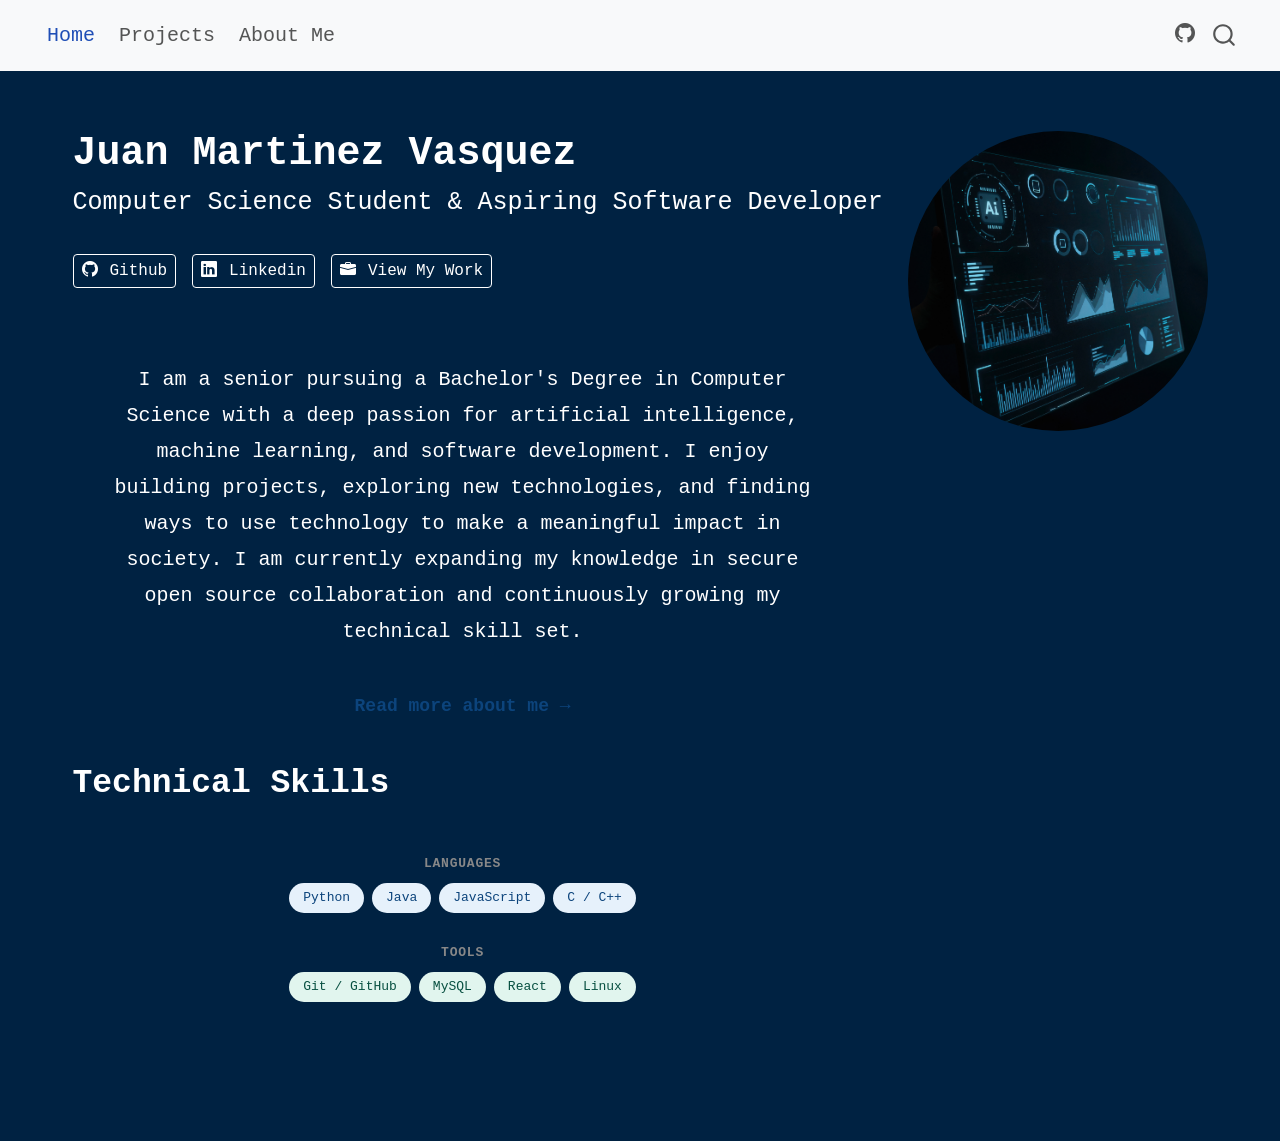
<file: docs/index.html>
<!DOCTYPE html>
<html xmlns="http://www.w3.org/1999/xhtml" lang="en" xml:lang="en"><head>

<meta charset="utf-8">
<meta name="generator" content="quarto-1.8.27">

<meta name="viewport" content="width=device-width, initial-scale=1.0, user-scalable=yes">


<title>Juan Martinez Vasquez</title>
<style>
code{white-space: pre-wrap;}
span.smallcaps{font-variant: small-caps;}
div.columns{display: flex; gap: min(4vw, 1.5em);}
div.column{flex: auto; overflow-x: auto;}
div.hanging-indent{margin-left: 1.5em; text-indent: -1.5em;}
ul.task-list{list-style: none;}
ul.task-list li input[type="checkbox"] {
  width: 0.8em;
  margin: 0 0.8em 0.2em -1em; /* quarto-specific, see https://github.com/quarto-dev/quarto-cli/issues/4556 */ 
  vertical-align: middle;
}
</style>


<script src="site_libs/quarto-nav/quarto-nav.js"></script>
<script src="site_libs/quarto-nav/headroom.min.js"></script>
<script src="site_libs/clipboard/clipboard.min.js"></script>
<script src="site_libs/quarto-search/autocomplete.umd.js"></script>
<script src="site_libs/quarto-search/fuse.min.js"></script>
<script src="site_libs/quarto-search/quarto-search.js"></script>
<meta name="quarto:offset" content="./">
<script src="site_libs/quarto-html/quarto.js" type="module"></script>
<script src="site_libs/quarto-html/tabsets/tabsets.js" type="module"></script>
<script src="site_libs/quarto-html/axe/axe-check.js" type="module"></script>
<script src="site_libs/quarto-html/popper.min.js"></script>
<script src="site_libs/quarto-html/tippy.umd.min.js"></script>
<link href="site_libs/quarto-html/tippy.css" rel="stylesheet">
<link href="site_libs/quarto-html/quarto-syntax-highlighting-dark-7fb59815a1c41eec7c034637f0c35ff0.css" rel="stylesheet" id="quarto-text-highlighting-styles">
<script src="site_libs/bootstrap/bootstrap.min.js"></script>
<link href="site_libs/bootstrap/bootstrap-icons.css" rel="stylesheet">
<link href="site_libs/bootstrap/bootstrap-a52683af737105b21a9fef567797ce07.min.css" rel="stylesheet" append-hash="true" id="quarto-bootstrap" data-mode="dark">
<script id="quarto-search-options" type="application/json">{
  "location": "navbar",
  "copy-button": false,
  "collapse-after": 3,
  "panel-placement": "end",
  "type": "overlay",
  "limit": 50,
  "keyboard-shortcut": [
    "f",
    "/",
    "s"
  ],
  "show-item-context": false,
  "language": {
    "search-no-results-text": "No results",
    "search-matching-documents-text": "matching documents",
    "search-copy-link-title": "Copy link to search",
    "search-hide-matches-text": "Hide additional matches",
    "search-more-match-text": "more match in this document",
    "search-more-matches-text": "more matches in this document",
    "search-clear-button-title": "Clear",
    "search-text-placeholder": "",
    "search-detached-cancel-button-title": "Cancel",
    "search-submit-button-title": "Submit",
    "search-label": "Search"
  }
}</script>


<link rel="stylesheet" href="styles.css">
</head>

<body class="nav-fixed quarto-light">

<div id="quarto-search-results"></div>
  <header id="quarto-header" class="headroom fixed-top">
    <nav class="navbar navbar-expand-lg " data-bs-theme="dark">
      <div class="navbar-container container-fluid">
            <div id="quarto-search" class="" title="Search"></div>
          <button class="navbar-toggler" type="button" data-bs-toggle="collapse" data-bs-target="#navbarCollapse" aria-controls="navbarCollapse" role="menu" aria-expanded="false" aria-label="Toggle navigation" onclick="if (window.quartoToggleHeadroom) { window.quartoToggleHeadroom(); }">
  <span class="navbar-toggler-icon"></span>
</button>
          <div class="collapse navbar-collapse" id="navbarCollapse">
            <ul class="navbar-nav navbar-nav-scroll me-auto">
  <li class="nav-item">
    <a class="nav-link active" href="./index.html" aria-current="page"> 
<span class="menu-text">Home</span></a>
  </li>  
  <li class="nav-item">
    <a class="nav-link" href="./projects.html"> 
<span class="menu-text">Projects</span></a>
  </li>  
  <li class="nav-item">
    <a class="nav-link" href="./about.html"> 
<span class="menu-text">About Me</span></a>
  </li>  
</ul>
          </div> <!-- /navcollapse -->
            <div class="quarto-navbar-tools">
    <a href="https://github.com/Juandmar-bit" title="" class="quarto-navigation-tool px-1" aria-label=""><i class="bi bi-github"></i></a>
</div>
      </div> <!-- /container-fluid -->
    </nav>
</header>
<!-- content -->
<div id="quarto-content" class="quarto-container page-columns page-rows-contents page-layout-full page-navbar">
<!-- sidebar -->
<!-- margin-sidebar -->
    
<!-- main -->
<div class="quarto-about-solana column-page">
  <div class="about-entity">
    <div class="entity-contents">
      <header id="title-block-header" class="quarto-title-block default">
<div class="quarto-title">
<h1 class="title">Juan Martinez Vasquez</h1>
<p class="subtitle lead">Computer Science Student &amp; Aspiring Software Developer</p>
</div>
<div class="quarto-title-meta column-page">
  </div>
</header> <div class="about-links">
  <a href="https://github.com/Juandmar-bit" class="about-link" rel="" target="">
    <i class="bi bi-github"></i>
     <span class="about-link-text">Github</span>
  </a>
  <a href="https://www.linkedin.com/in/juan-martinez-vasquez-a57919160/" class="about-link" rel="" target="">
    <i class="bi bi-linkedin"></i>
     <span class="about-link-text">Linkedin</span>
  </a>
  <a href="/projects.html" class="about-link" rel="" target="">
    <i class="bi bi-briefcase-fill"></i>
     <span class="about-link-text">View My Work</span>
  </a>
</div>
      <div class="about-contents"><main class="content column-page" id="quarto-document-content">
<section id="section" class="level2">
<h2 data-anchor-id="section"></h2>
<div class="summary">
  <p>I am a senior pursuing a Bachelor's Degree in Computer Science with a deep passion for artificial intelligence, machine learning, and software development. I enjoy building projects, exploring new technologies, and finding ways to use technology to make a meaningful impact in society. I am currently expanding my knowledge in secure open source collaboration and continuously growing my technical skill set.</p>
  <a href="about.html" class="summary-link">Read more about me →</a>
</div>
</section>
<section id="technical-skills" class="level2">
<h2 data-anchor-id="technical-skills">Technical Skills</h2>
<div class="skills-highlight">
  <div class="skills-group">
    <p class="skills-group-title">Languages</p>
    <div class="pills">
      <span class="pill-home lang">Python</span>
      <span class="pill-home lang">Java</span>
      <span class="pill-home lang">JavaScript</span>
      <span class="pill-home lang">C / C++</span>
    </div>
  </div>
  <div class="skills-group">
    <p class="skills-group-title">Tools</p>
    <div class="pills">
      <span class="pill-home tools">Git / GitHub</span>
      <span class="pill-home tools">MySQL</span>
      <span class="pill-home tools">React</span>
      <span class="pill-home tools">Linux</span>
    </div>
  </div>
</div>


</section>
</main></div>
    </div>
    <img src="profile.jpg" class="about-image
  round " style="height: 15em; width: 15em;">
  </div>
</div>
 <!-- /main -->
<script id="quarto-html-after-body" type="application/javascript">
  window.document.addEventListener("DOMContentLoaded", function (event) {
    const isCodeAnnotation = (el) => {
      for (const clz of el.classList) {
        if (clz.startsWith('code-annotation-')) {                     
          return true;
        }
      }
      return false;
    }
    const onCopySuccess = function(e) {
      // button target
      const button = e.trigger;
      // don't keep focus
      button.blur();
      // flash "checked"
      button.classList.add('code-copy-button-checked');
      var currentTitle = button.getAttribute("title");
      button.setAttribute("title", "Copied!");
      let tooltip;
      if (window.bootstrap) {
        button.setAttribute("data-bs-toggle", "tooltip");
        button.setAttribute("data-bs-placement", "left");
        button.setAttribute("data-bs-title", "Copied!");
        tooltip = new bootstrap.Tooltip(button, 
          { trigger: "manual", 
            customClass: "code-copy-button-tooltip",
            offset: [0, -8]});
        tooltip.show();    
      }
      setTimeout(function() {
        if (tooltip) {
          tooltip.hide();
          button.removeAttribute("data-bs-title");
          button.removeAttribute("data-bs-toggle");
          button.removeAttribute("data-bs-placement");
        }
        button.setAttribute("title", currentTitle);
        button.classList.remove('code-copy-button-checked');
      }, 1000);
      // clear code selection
      e.clearSelection();
    }
    const getTextToCopy = function(trigger) {
      const outerScaffold = trigger.parentElement.cloneNode(true);
      const codeEl = outerScaffold.querySelector('code');
      for (const childEl of codeEl.children) {
        if (isCodeAnnotation(childEl)) {
          childEl.remove();
        }
      }
      return codeEl.innerText;
    }
    const clipboard = new window.ClipboardJS('.code-copy-button:not([data-in-quarto-modal])', {
      text: getTextToCopy
    });
    clipboard.on('success', onCopySuccess);
    if (window.document.getElementById('quarto-embedded-source-code-modal')) {
      const clipboardModal = new window.ClipboardJS('.code-copy-button[data-in-quarto-modal]', {
        text: getTextToCopy,
        container: window.document.getElementById('quarto-embedded-source-code-modal')
      });
      clipboardModal.on('success', onCopySuccess);
    }
      var localhostRegex = new RegExp(/^(?:http|https):\/\/localhost\:?[0-9]*\//);
      var mailtoRegex = new RegExp(/^mailto:/);
        var filterRegex = new RegExp('/' + window.location.host + '/');
      var isInternal = (href) => {
          return filterRegex.test(href) || localhostRegex.test(href) || mailtoRegex.test(href);
      }
      // Inspect non-navigation links and adorn them if external
     var links = window.document.querySelectorAll('a[href]:not(.nav-link):not(.navbar-brand):not(.toc-action):not(.sidebar-link):not(.sidebar-item-toggle):not(.pagination-link):not(.no-external):not([aria-hidden]):not(.dropdown-item):not(.quarto-navigation-tool):not(.about-link)');
      for (var i=0; i<links.length; i++) {
        const link = links[i];
        if (!isInternal(link.href)) {
          // undo the damage that might have been done by quarto-nav.js in the case of
          // links that we want to consider external
          if (link.dataset.originalHref !== undefined) {
            link.href = link.dataset.originalHref;
          }
        }
      }
    function tippyHover(el, contentFn, onTriggerFn, onUntriggerFn) {
      const config = {
        allowHTML: true,
        maxWidth: 500,
        delay: 100,
        arrow: false,
        appendTo: function(el) {
            return el.parentElement;
        },
        interactive: true,
        interactiveBorder: 10,
        theme: 'quarto',
        placement: 'bottom-start',
      };
      if (contentFn) {
        config.content = contentFn;
      }
      if (onTriggerFn) {
        config.onTrigger = onTriggerFn;
      }
      if (onUntriggerFn) {
        config.onUntrigger = onUntriggerFn;
      }
      window.tippy(el, config); 
    }
    const noterefs = window.document.querySelectorAll('a[role="doc-noteref"]');
    for (var i=0; i<noterefs.length; i++) {
      const ref = noterefs[i];
      tippyHover(ref, function() {
        // use id or data attribute instead here
        let href = ref.getAttribute('data-footnote-href') || ref.getAttribute('href');
        try { href = new URL(href).hash; } catch {}
        const id = href.replace(/^#\/?/, "");
        const note = window.document.getElementById(id);
        if (note) {
          return note.innerHTML;
        } else {
          return "";
        }
      });
    }
    const xrefs = window.document.querySelectorAll('a.quarto-xref');
    const processXRef = (id, note) => {
      // Strip column container classes
      const stripColumnClz = (el) => {
        el.classList.remove("page-full", "page-columns");
        if (el.children) {
          for (const child of el.children) {
            stripColumnClz(child);
          }
        }
      }
      stripColumnClz(note)
      if (id === null || id.startsWith('sec-')) {
        // Special case sections, only their first couple elements
        const container = document.createElement("div");
        if (note.children && note.children.length > 2) {
          container.appendChild(note.children[0].cloneNode(true));
          for (let i = 1; i < note.children.length; i++) {
            const child = note.children[i];
            if (child.tagName === "P" && child.innerText === "") {
              continue;
            } else {
              container.appendChild(child.cloneNode(true));
              break;
            }
          }
          if (window.Quarto?.typesetMath) {
            window.Quarto.typesetMath(container);
          }
          return container.innerHTML
        } else {
          if (window.Quarto?.typesetMath) {
            window.Quarto.typesetMath(note);
          }
          return note.innerHTML;
        }
      } else {
        // Remove any anchor links if they are present
        const anchorLink = note.querySelector('a.anchorjs-link');
        if (anchorLink) {
          anchorLink.remove();
        }
        if (window.Quarto?.typesetMath) {
          window.Quarto.typesetMath(note);
        }
        if (note.classList.contains("callout")) {
          return note.outerHTML;
        } else {
          return note.innerHTML;
        }
      }
    }
    for (var i=0; i<xrefs.length; i++) {
      const xref = xrefs[i];
      tippyHover(xref, undefined, function(instance) {
        instance.disable();
        let url = xref.getAttribute('href');
        let hash = undefined; 
        if (url.startsWith('#')) {
          hash = url;
        } else {
          try { hash = new URL(url).hash; } catch {}
        }
        if (hash) {
          const id = hash.replace(/^#\/?/, "");
          const note = window.document.getElementById(id);
          if (note !== null) {
            try {
              const html = processXRef(id, note.cloneNode(true));
              instance.setContent(html);
            } finally {
              instance.enable();
              instance.show();
            }
          } else {
            // See if we can fetch this
            fetch(url.split('#')[0])
            .then(res => res.text())
            .then(html => {
              const parser = new DOMParser();
              const htmlDoc = parser.parseFromString(html, "text/html");
              const note = htmlDoc.getElementById(id);
              if (note !== null) {
                const html = processXRef(id, note);
                instance.setContent(html);
              } 
            }).finally(() => {
              instance.enable();
              instance.show();
            });
          }
        } else {
          // See if we can fetch a full url (with no hash to target)
          // This is a special case and we should probably do some content thinning / targeting
          fetch(url)
          .then(res => res.text())
          .then(html => {
            const parser = new DOMParser();
            const htmlDoc = parser.parseFromString(html, "text/html");
            const note = htmlDoc.querySelector('main.content');
            if (note !== null) {
              // This should only happen for chapter cross references
              // (since there is no id in the URL)
              // remove the first header
              if (note.children.length > 0 && note.children[0].tagName === "HEADER") {
                note.children[0].remove();
              }
              const html = processXRef(null, note);
              instance.setContent(html);
            } 
          }).finally(() => {
            instance.enable();
            instance.show();
          });
        }
      }, function(instance) {
      });
    }
        let selectedAnnoteEl;
        const selectorForAnnotation = ( cell, annotation) => {
          let cellAttr = 'data-code-cell="' + cell + '"';
          let lineAttr = 'data-code-annotation="' +  annotation + '"';
          const selector = 'span[' + cellAttr + '][' + lineAttr + ']';
          return selector;
        }
        const selectCodeLines = (annoteEl) => {
          const doc = window.document;
          const targetCell = annoteEl.getAttribute("data-target-cell");
          const targetAnnotation = annoteEl.getAttribute("data-target-annotation");
          const annoteSpan = window.document.querySelector(selectorForAnnotation(targetCell, targetAnnotation));
          const lines = annoteSpan.getAttribute("data-code-lines").split(",");
          const lineIds = lines.map((line) => {
            return targetCell + "-" + line;
          })
          let top = null;
          let height = null;
          let parent = null;
          if (lineIds.length > 0) {
              //compute the position of the single el (top and bottom and make a div)
              const el = window.document.getElementById(lineIds[0]);
              top = el.offsetTop;
              height = el.offsetHeight;
              parent = el.parentElement.parentElement;
            if (lineIds.length > 1) {
              const lastEl = window.document.getElementById(lineIds[lineIds.length - 1]);
              const bottom = lastEl.offsetTop + lastEl.offsetHeight;
              height = bottom - top;
            }
            if (top !== null && height !== null && parent !== null) {
              // cook up a div (if necessary) and position it 
              let div = window.document.getElementById("code-annotation-line-highlight");
              if (div === null) {
                div = window.document.createElement("div");
                div.setAttribute("id", "code-annotation-line-highlight");
                div.style.position = 'absolute';
                parent.appendChild(div);
              }
              div.style.top = top - 2 + "px";
              div.style.height = height + 4 + "px";
              div.style.left = 0;
              let gutterDiv = window.document.getElementById("code-annotation-line-highlight-gutter");
              if (gutterDiv === null) {
                gutterDiv = window.document.createElement("div");
                gutterDiv.setAttribute("id", "code-annotation-line-highlight-gutter");
                gutterDiv.style.position = 'absolute';
                const codeCell = window.document.getElementById(targetCell);
                const gutter = codeCell.querySelector('.code-annotation-gutter');
                gutter.appendChild(gutterDiv);
              }
              gutterDiv.style.top = top - 2 + "px";
              gutterDiv.style.height = height + 4 + "px";
            }
            selectedAnnoteEl = annoteEl;
          }
        };
        const unselectCodeLines = () => {
          const elementsIds = ["code-annotation-line-highlight", "code-annotation-line-highlight-gutter"];
          elementsIds.forEach((elId) => {
            const div = window.document.getElementById(elId);
            if (div) {
              div.remove();
            }
          });
          selectedAnnoteEl = undefined;
        };
          // Handle positioning of the toggle
      window.addEventListener(
        "resize",
        throttle(() => {
          elRect = undefined;
          if (selectedAnnoteEl) {
            selectCodeLines(selectedAnnoteEl);
          }
        }, 10)
      );
      function throttle(fn, ms) {
      let throttle = false;
      let timer;
        return (...args) => {
          if(!throttle) { // first call gets through
              fn.apply(this, args);
              throttle = true;
          } else { // all the others get throttled
              if(timer) clearTimeout(timer); // cancel #2
              timer = setTimeout(() => {
                fn.apply(this, args);
                timer = throttle = false;
              }, ms);
          }
        };
      }
        // Attach click handler to the DT
        const annoteDls = window.document.querySelectorAll('dt[data-target-cell]');
        for (const annoteDlNode of annoteDls) {
          annoteDlNode.addEventListener('click', (event) => {
            const clickedEl = event.target;
            if (clickedEl !== selectedAnnoteEl) {
              unselectCodeLines();
              const activeEl = window.document.querySelector('dt[data-target-cell].code-annotation-active');
              if (activeEl) {
                activeEl.classList.remove('code-annotation-active');
              }
              selectCodeLines(clickedEl);
              clickedEl.classList.add('code-annotation-active');
            } else {
              // Unselect the line
              unselectCodeLines();
              clickedEl.classList.remove('code-annotation-active');
            }
          });
        }
    const findCites = (el) => {
      const parentEl = el.parentElement;
      if (parentEl) {
        const cites = parentEl.dataset.cites;
        if (cites) {
          return {
            el,
            cites: cites.split(' ')
          };
        } else {
          return findCites(el.parentElement)
        }
      } else {
        return undefined;
      }
    };
    var bibliorefs = window.document.querySelectorAll('a[role="doc-biblioref"]');
    for (var i=0; i<bibliorefs.length; i++) {
      const ref = bibliorefs[i];
      const citeInfo = findCites(ref);
      if (citeInfo) {
        tippyHover(citeInfo.el, function() {
          var popup = window.document.createElement('div');
          citeInfo.cites.forEach(function(cite) {
            var citeDiv = window.document.createElement('div');
            citeDiv.classList.add('hanging-indent');
            citeDiv.classList.add('csl-entry');
            var biblioDiv = window.document.getElementById('ref-' + cite);
            if (biblioDiv) {
              citeDiv.innerHTML = biblioDiv.innerHTML;
            }
            popup.appendChild(citeDiv);
          });
          return popup.innerHTML;
        });
      }
    }
  });
  </script>
</div> <!-- /content -->




</body></html>
</file>
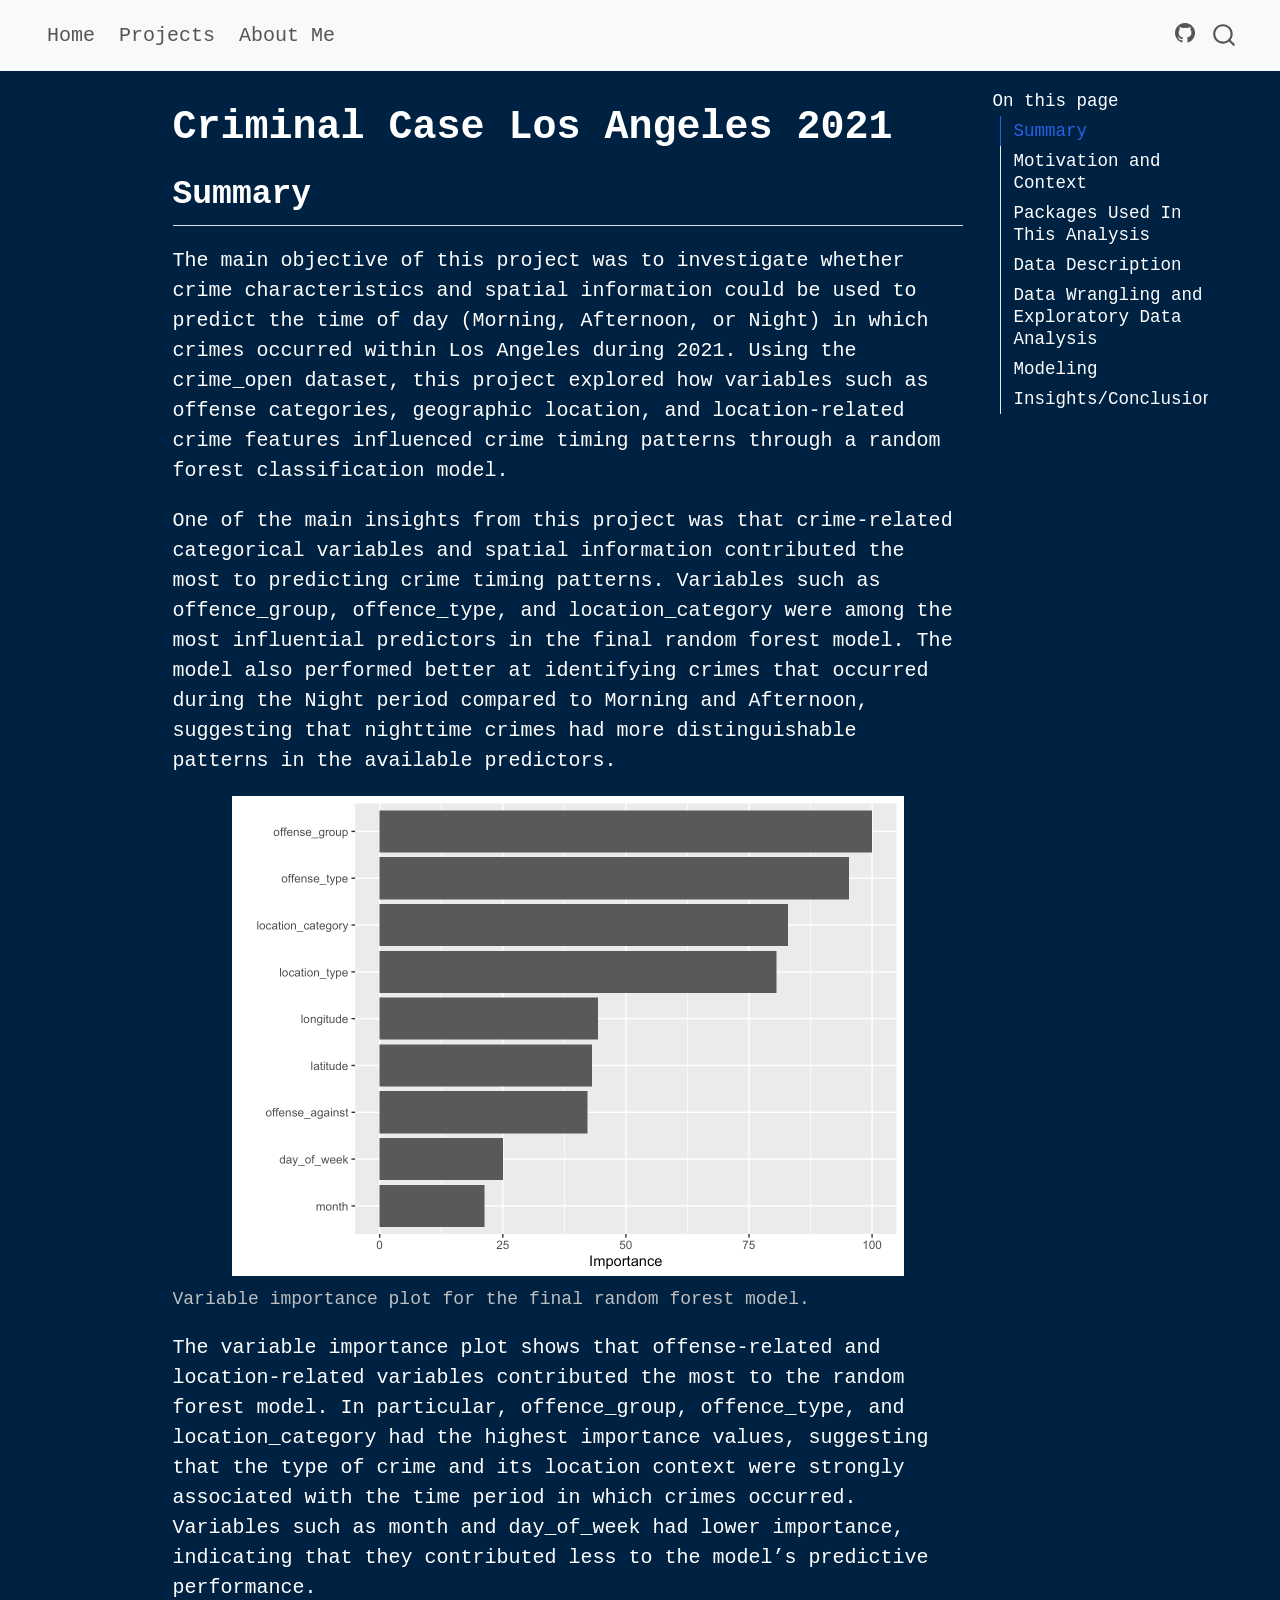
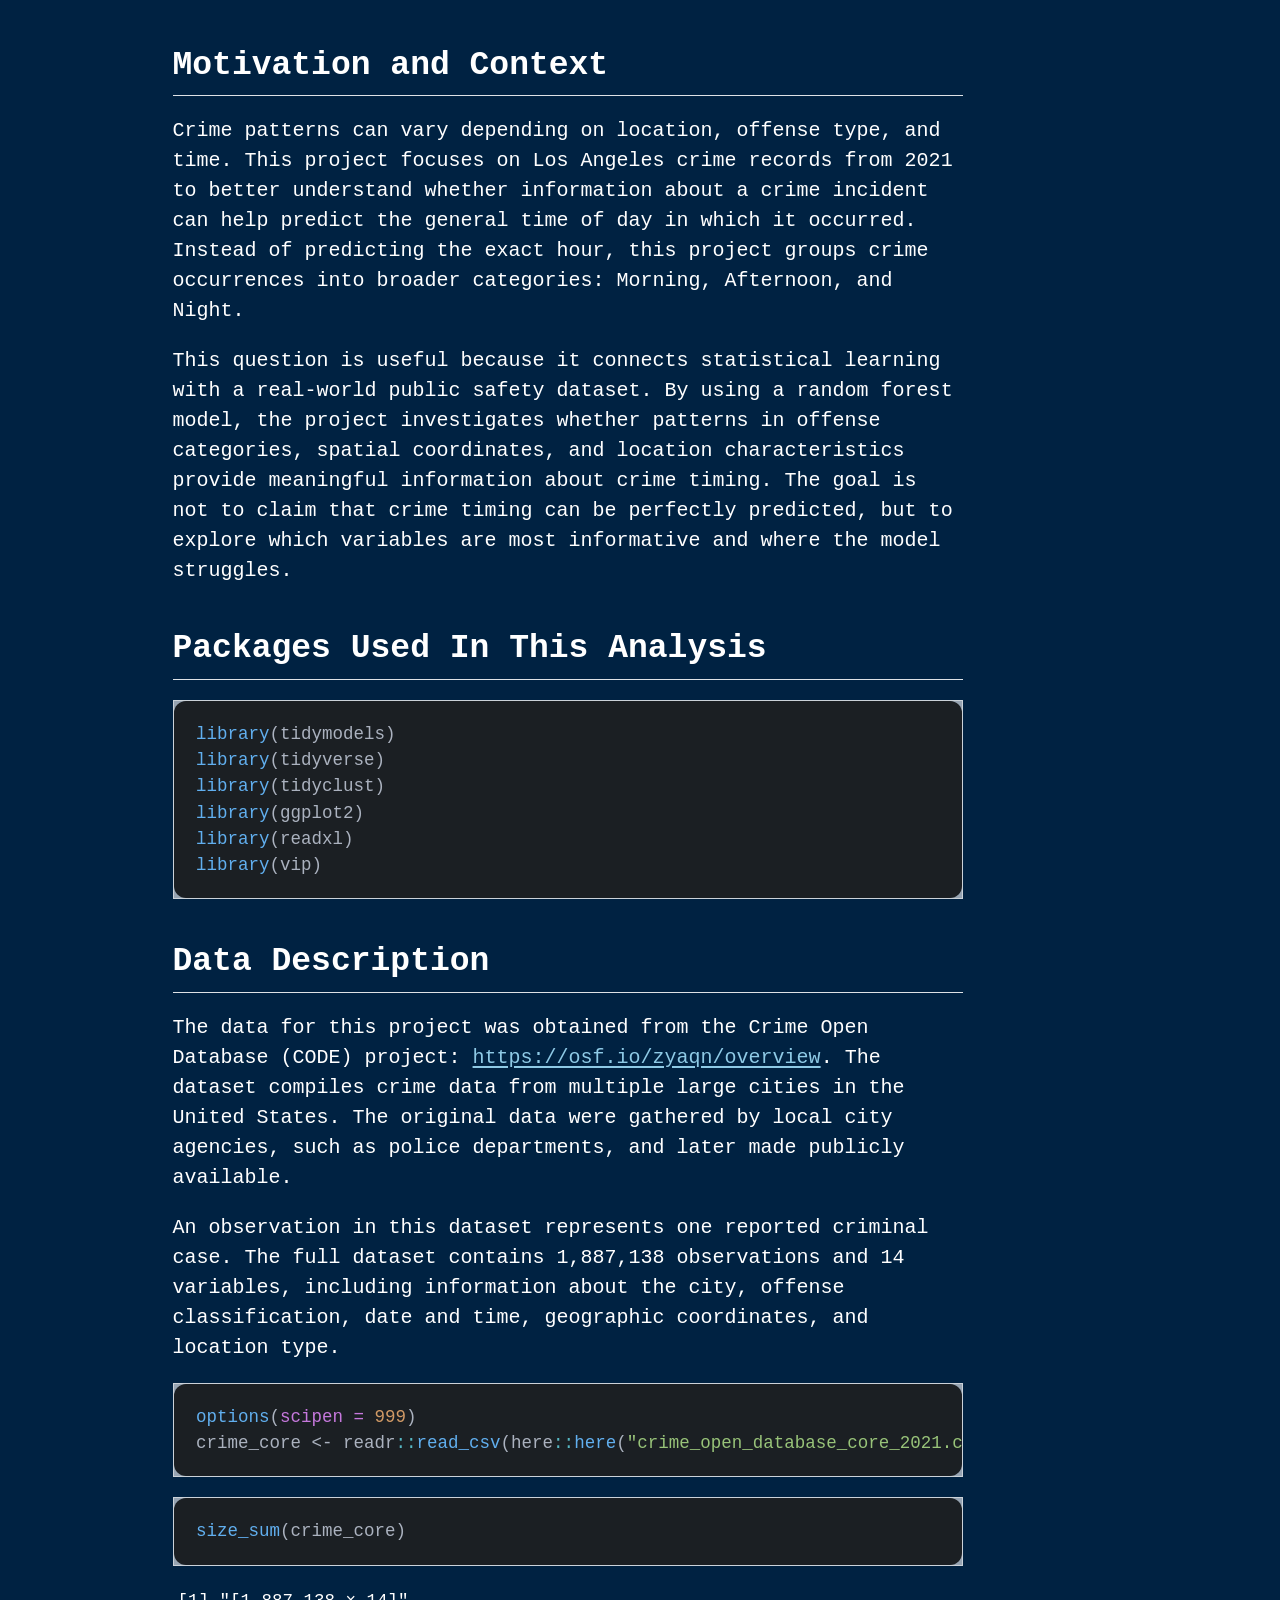
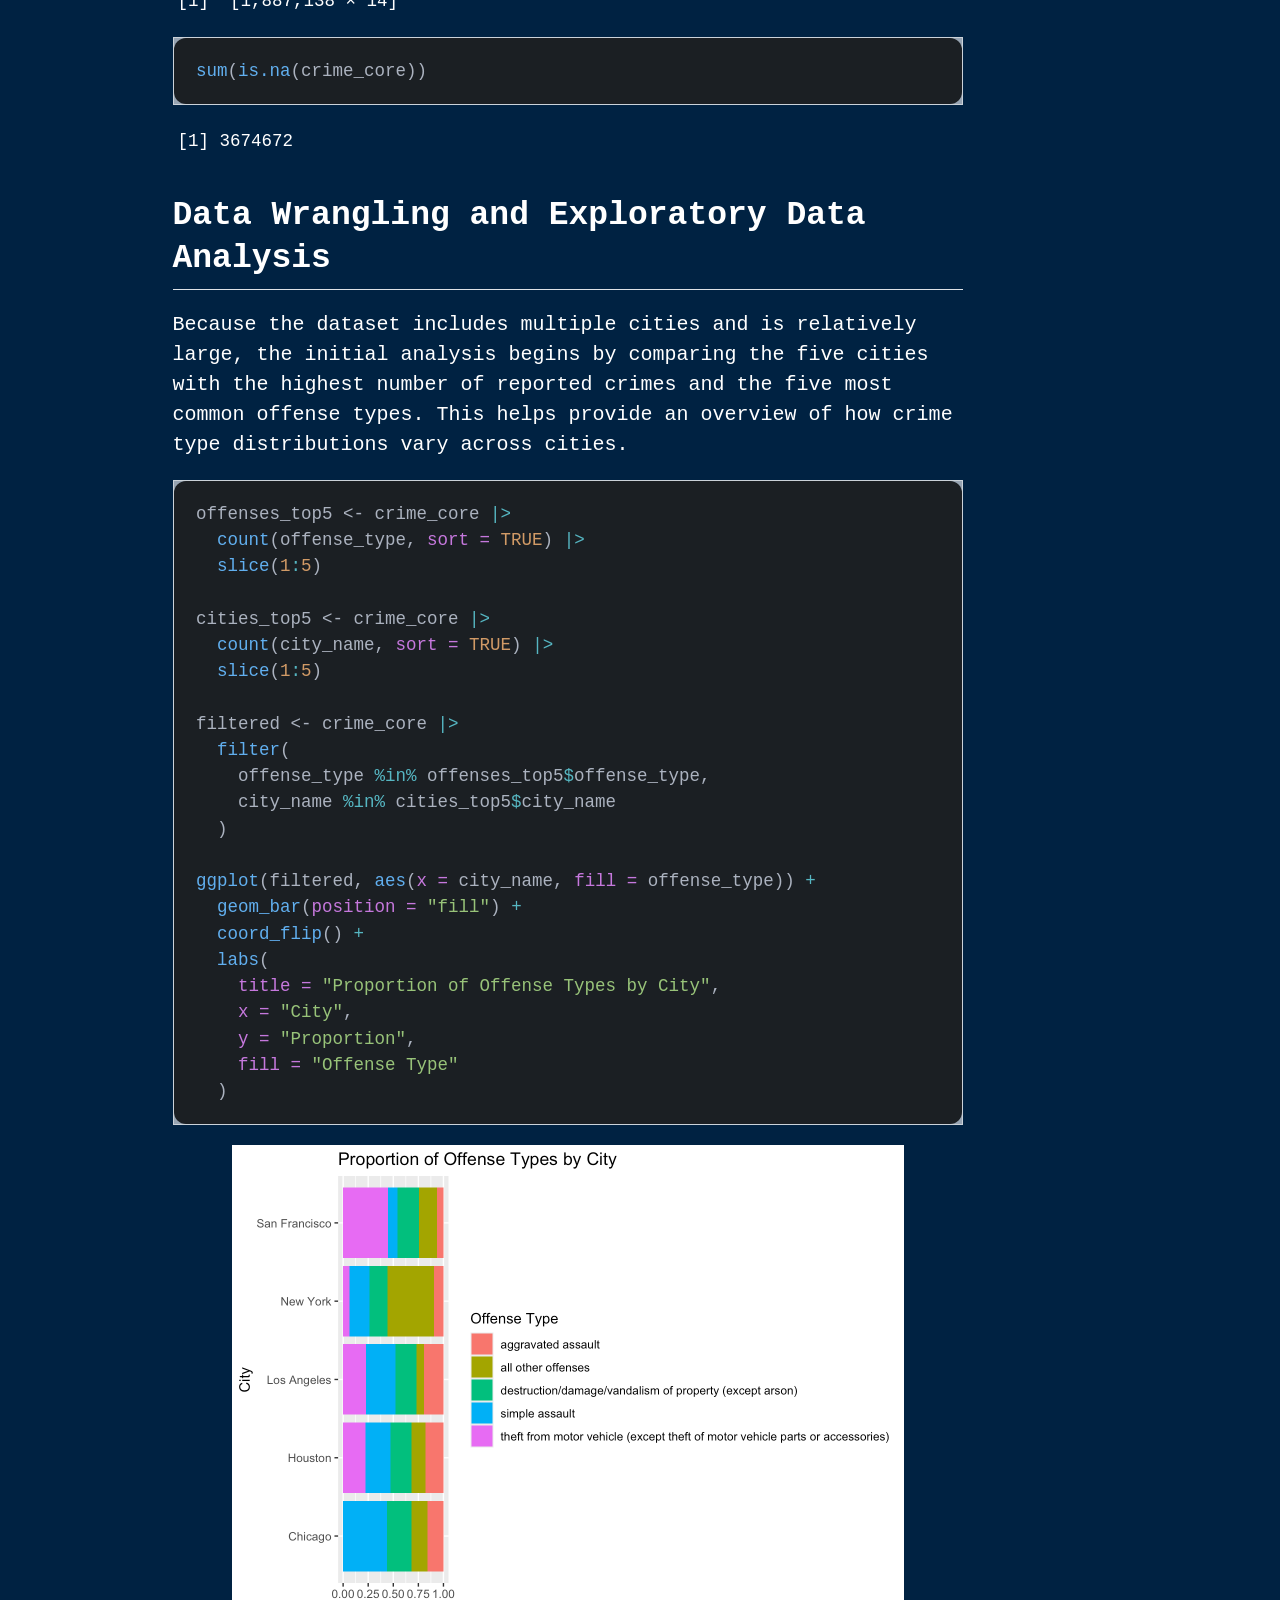
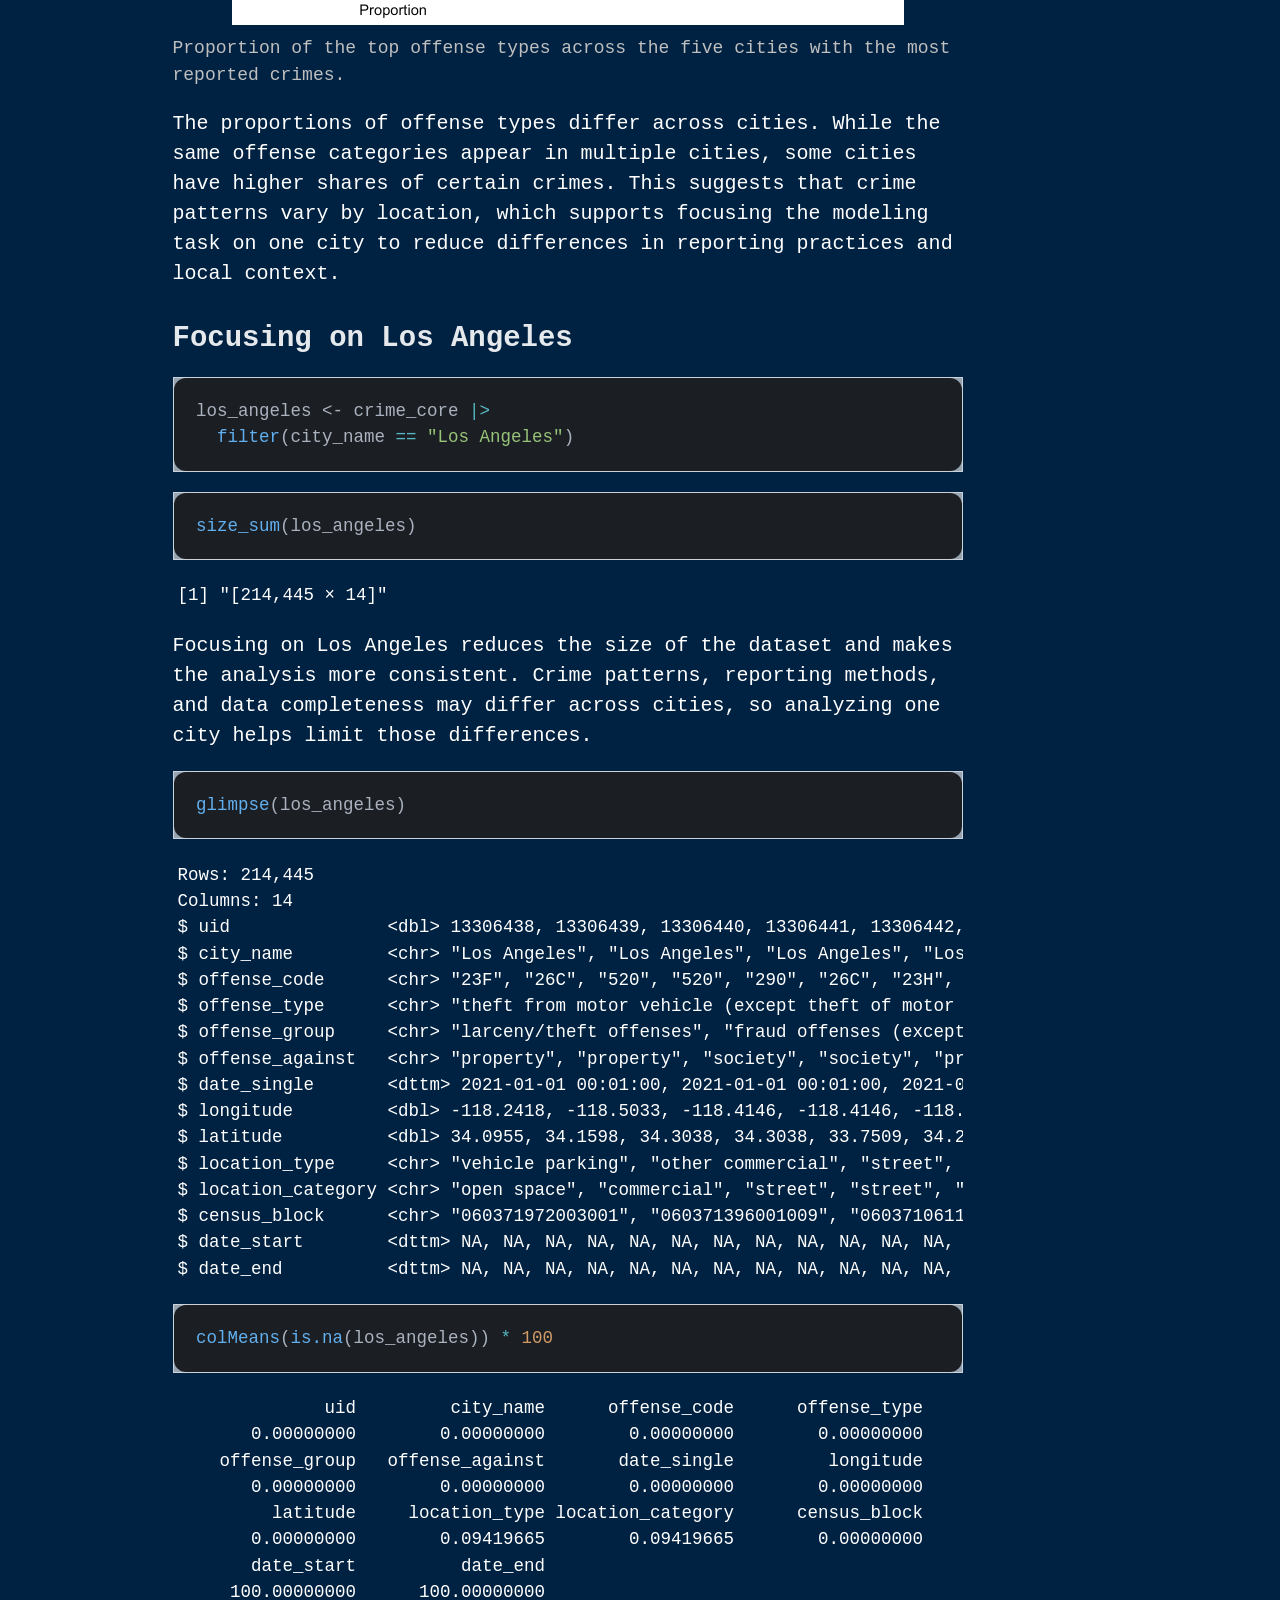
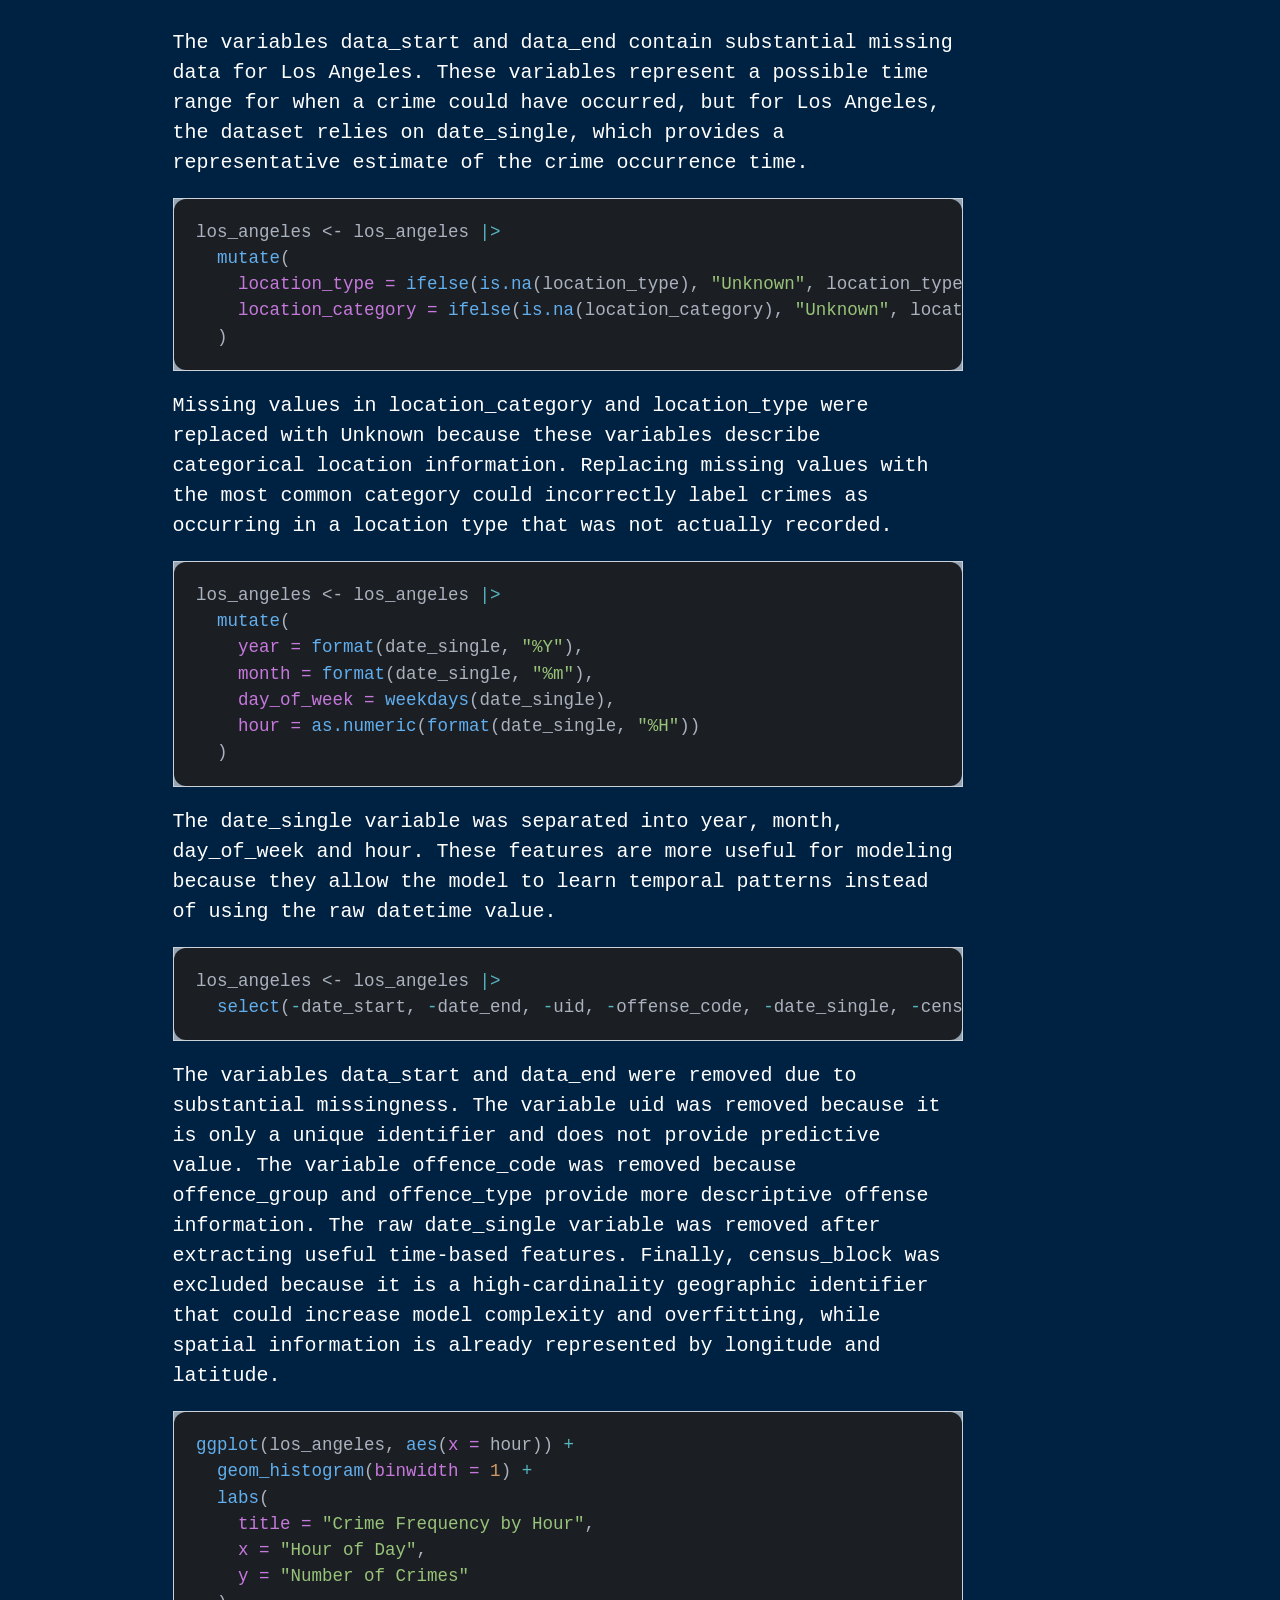
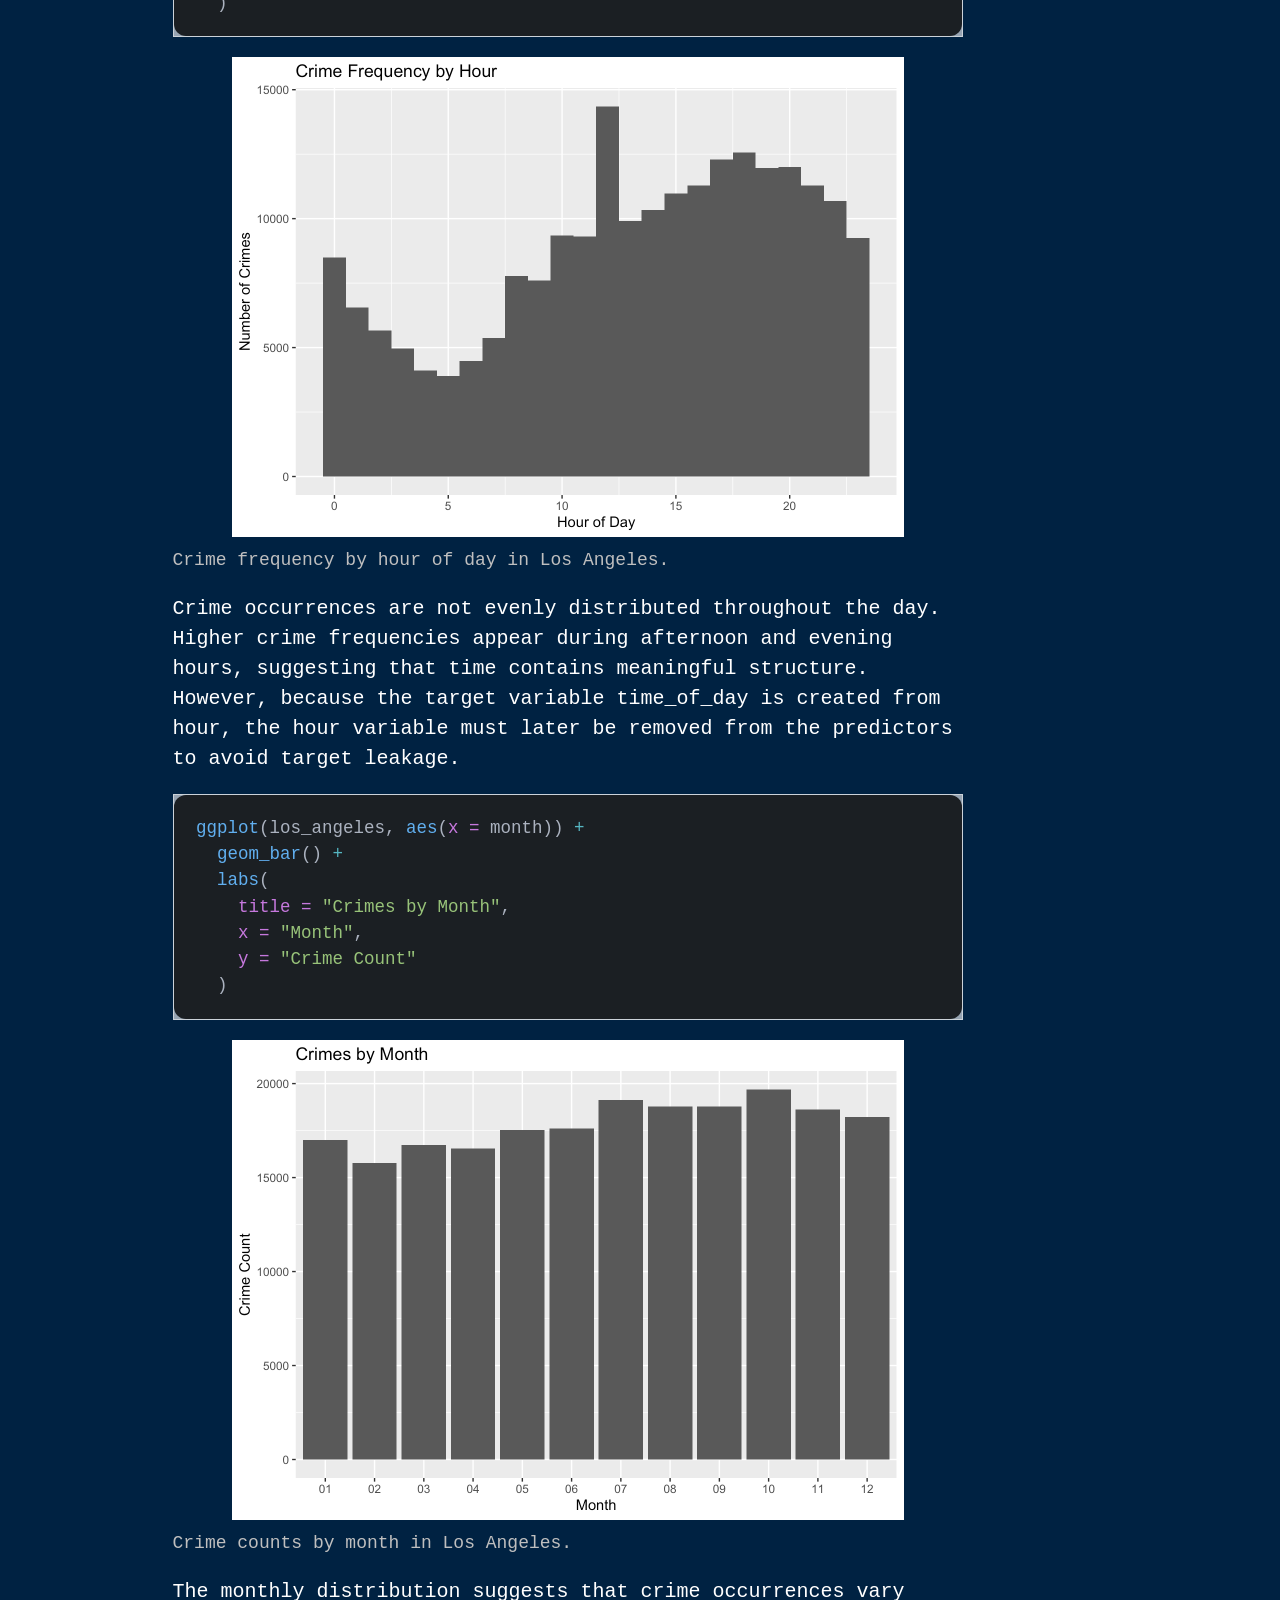
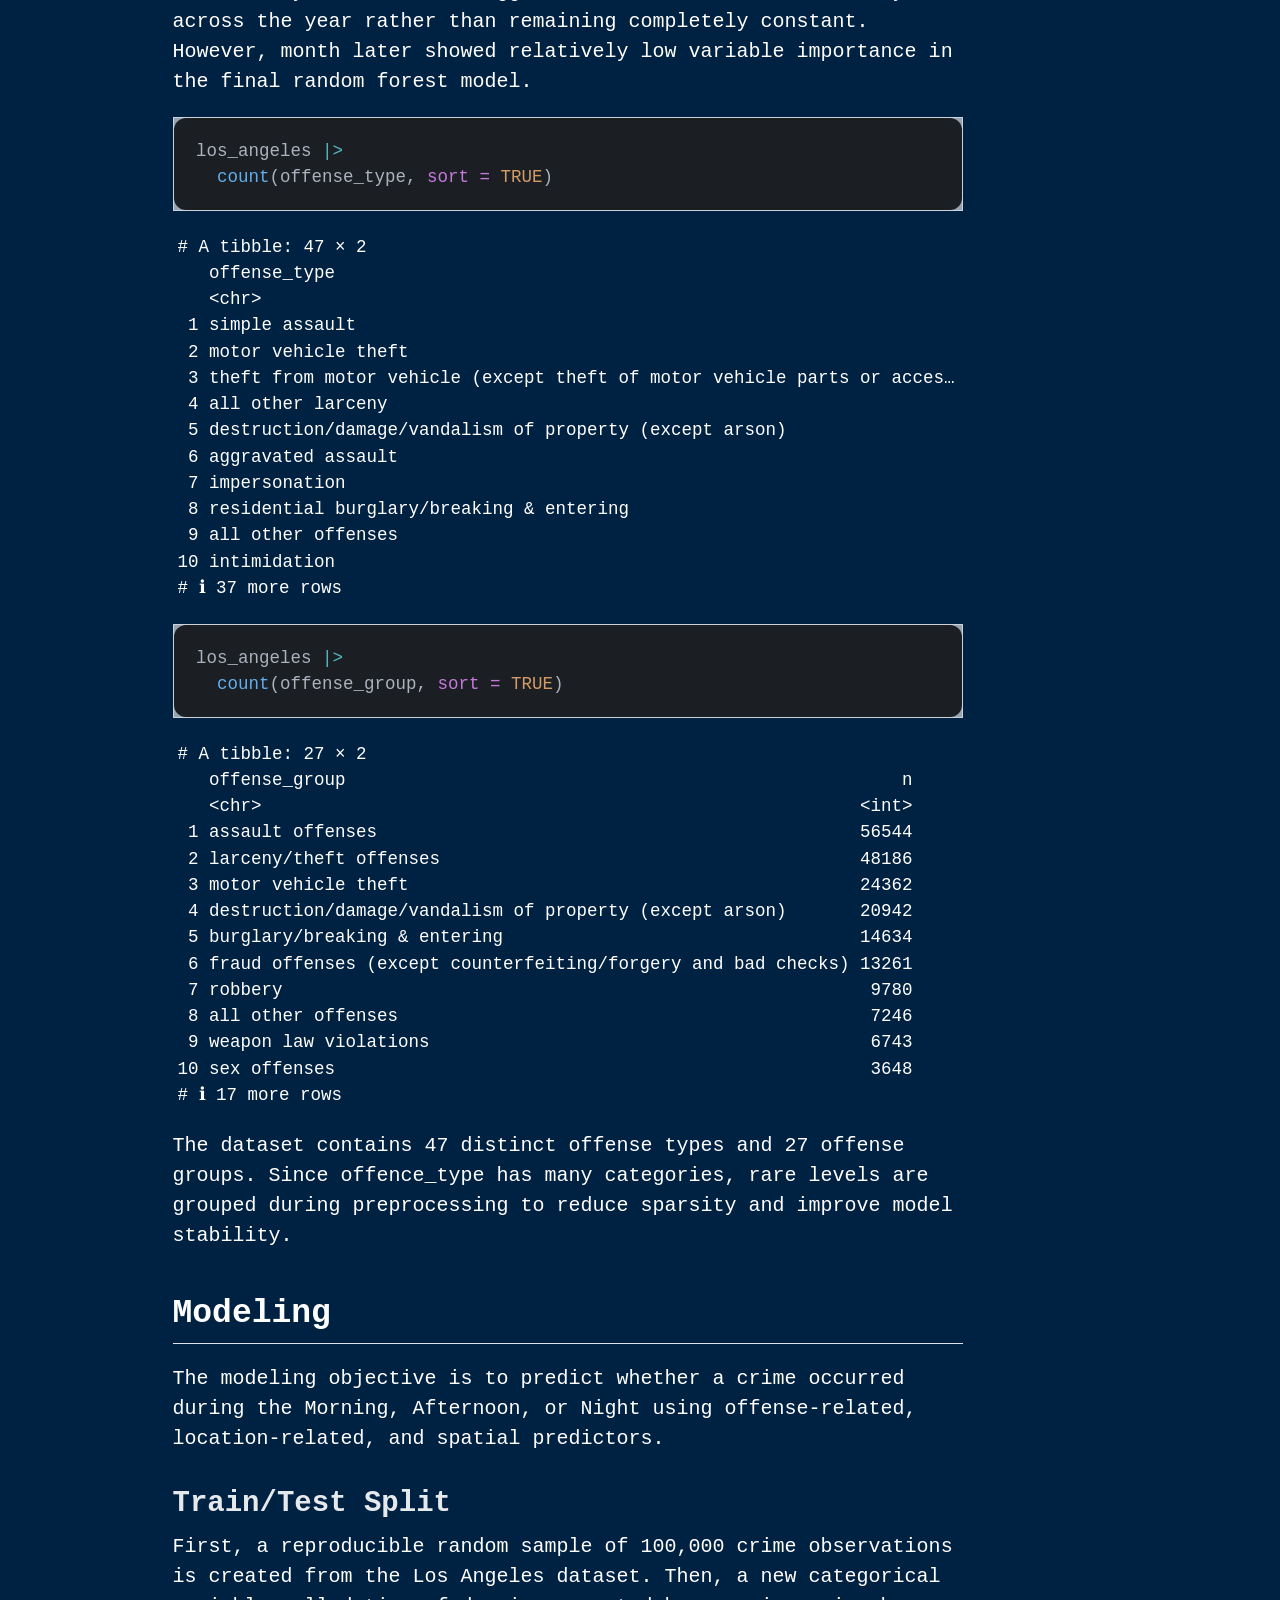
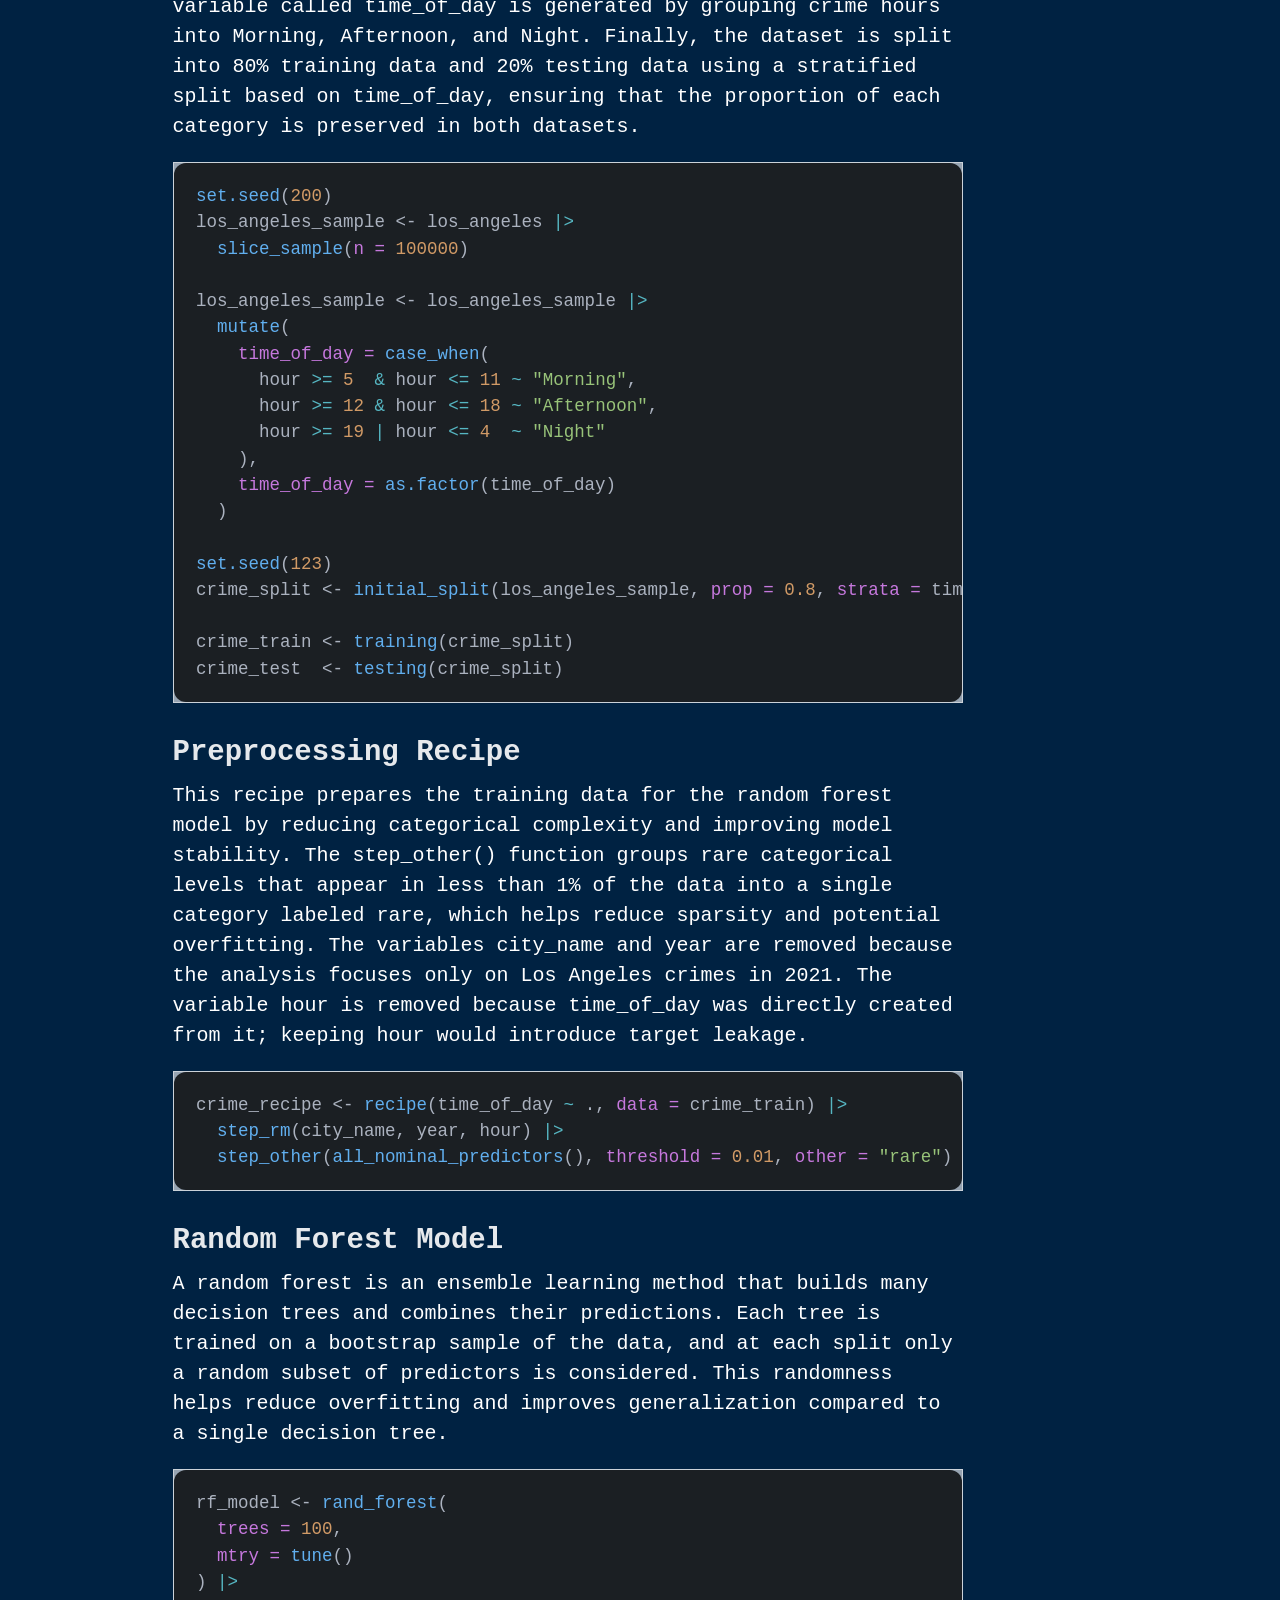
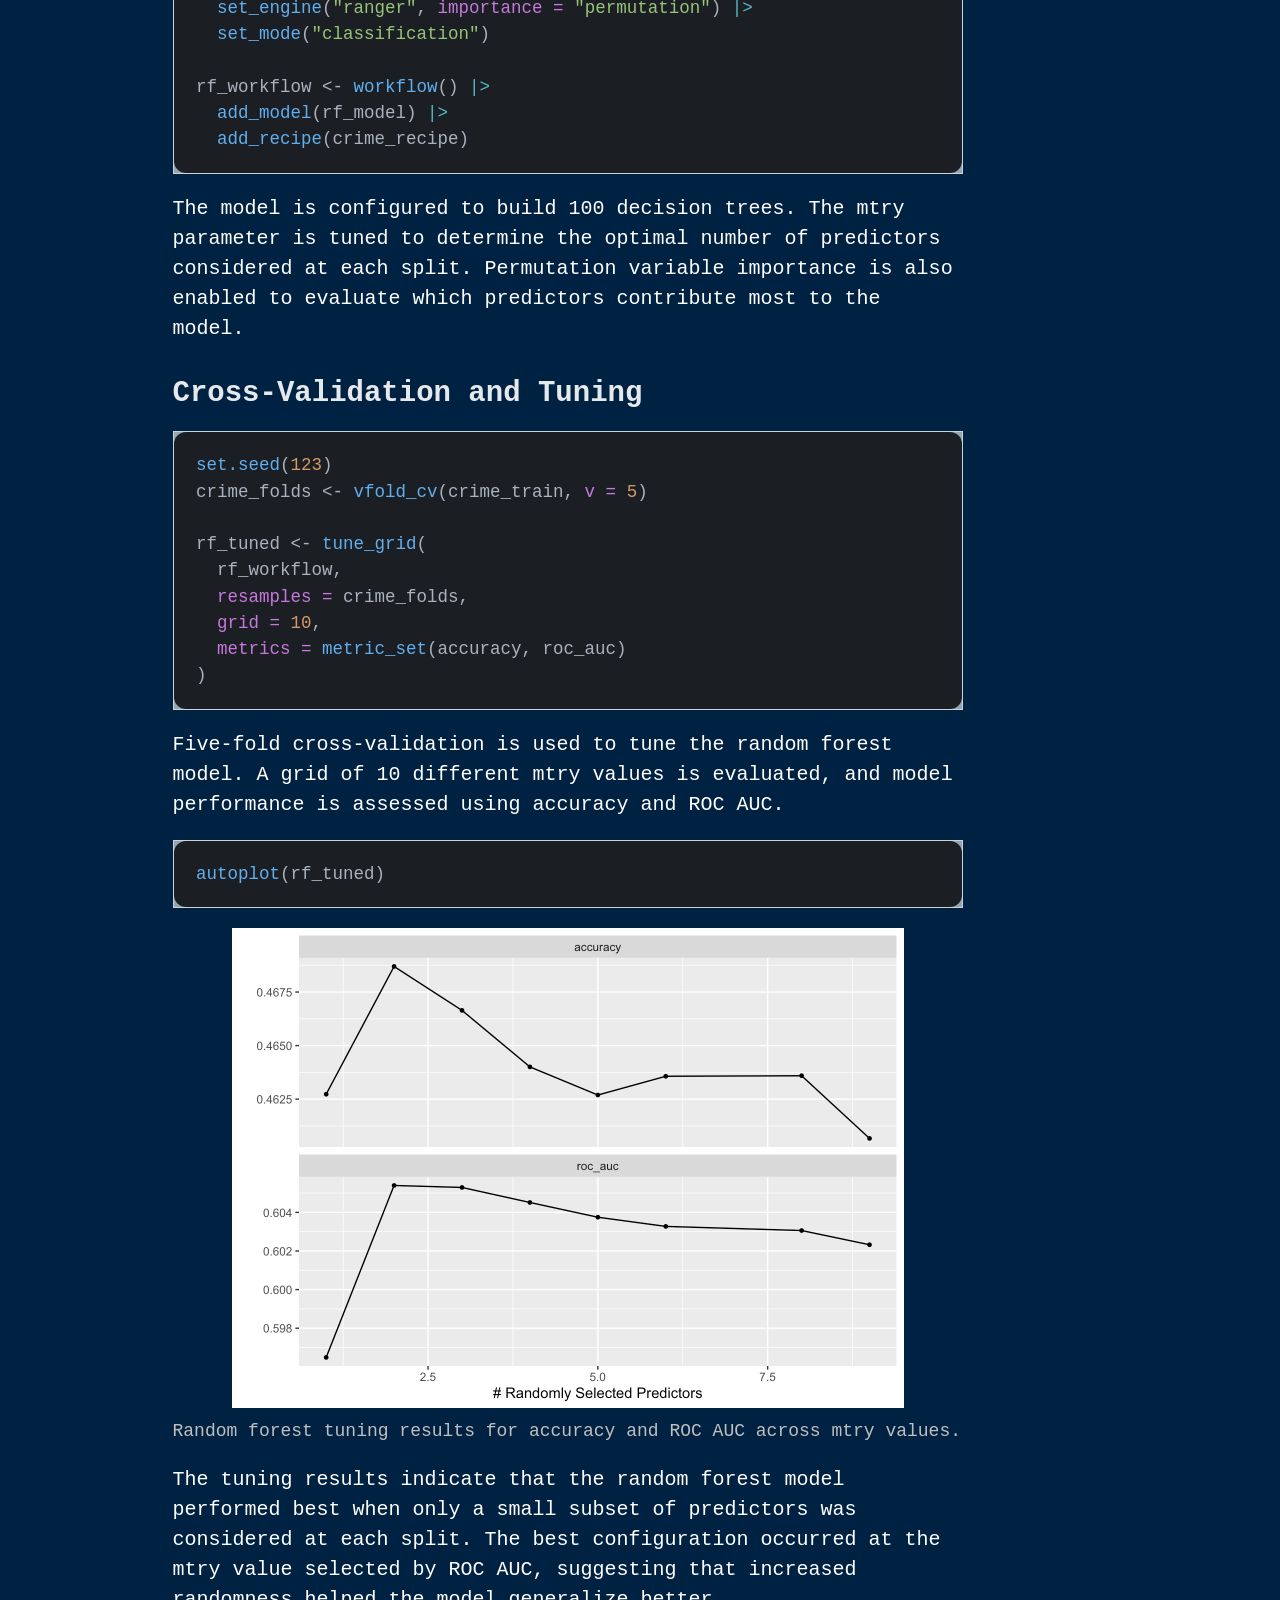
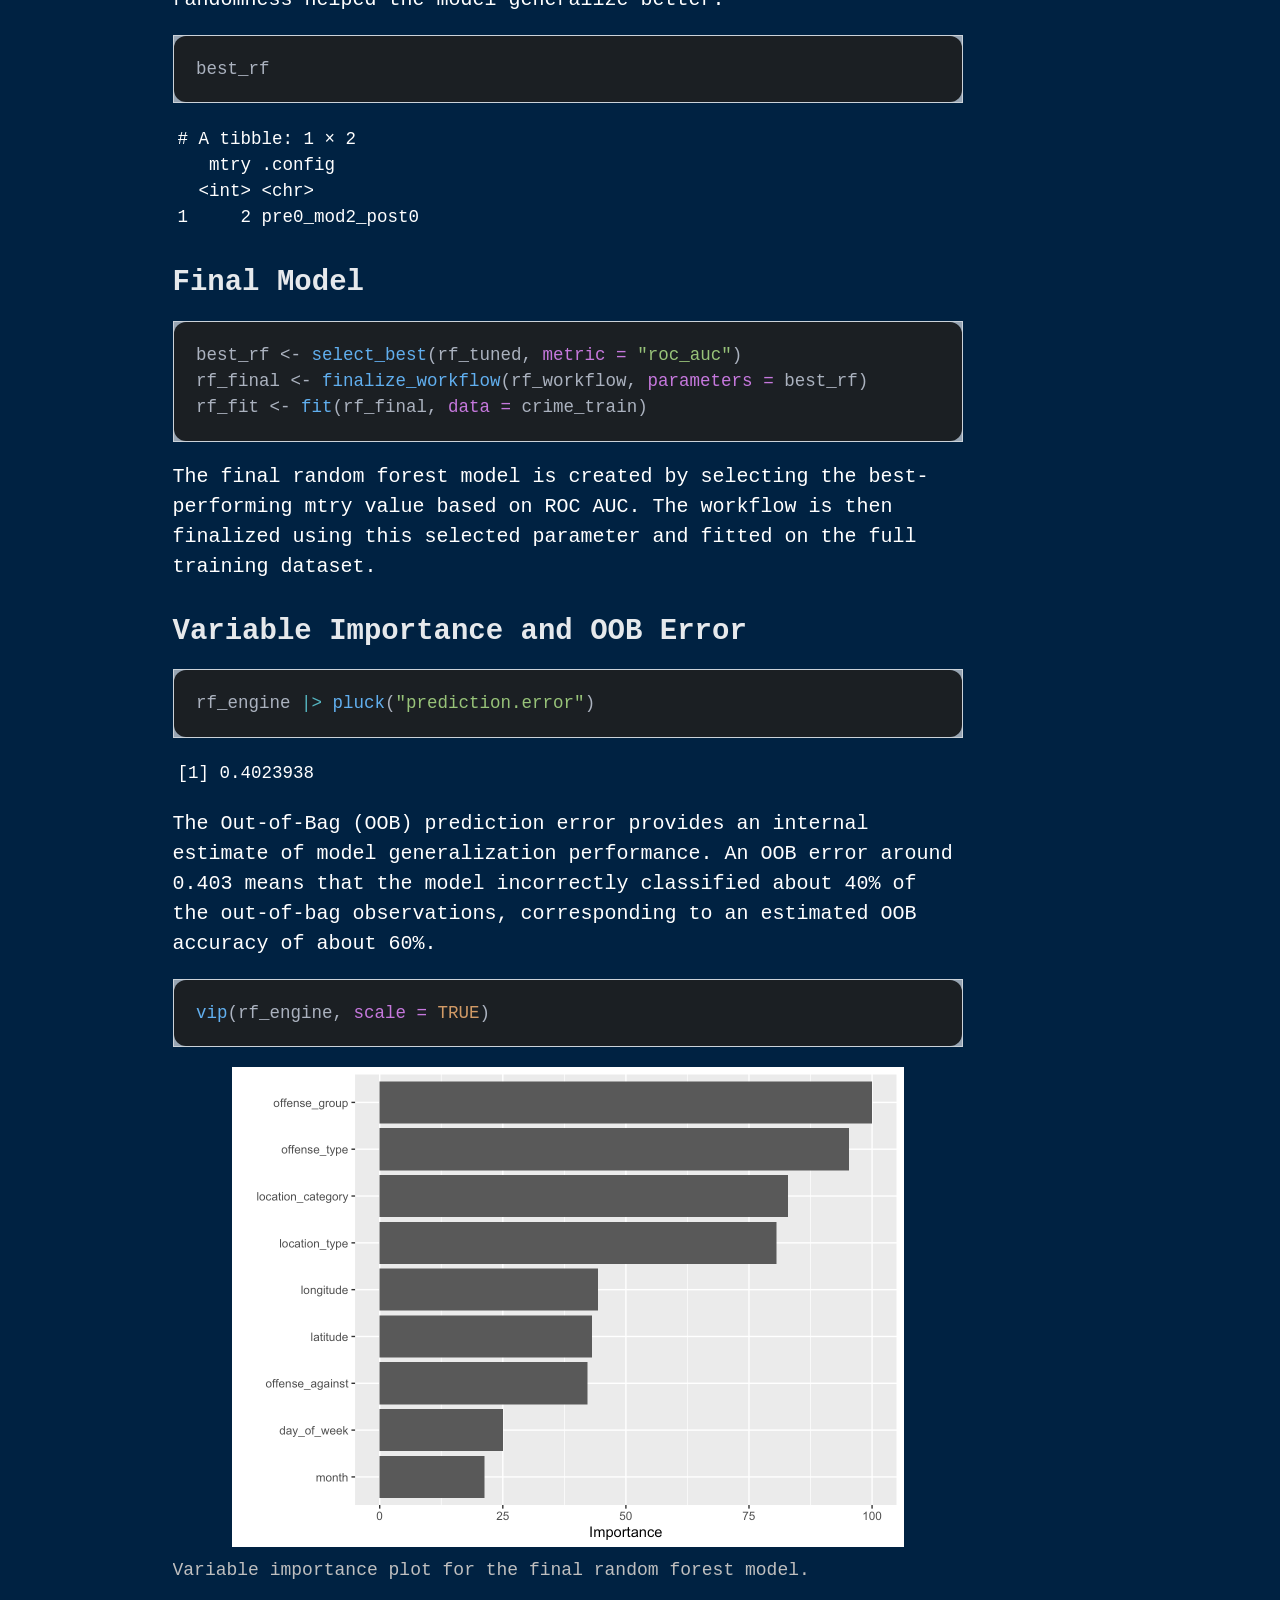
<file: docs/math437.html>
<!DOCTYPE html>
<html xmlns="http://www.w3.org/1999/xhtml" lang="en" xml:lang="en"><head>

<meta charset="utf-8">
<meta name="generator" content="quarto-1.8.27">

<meta name="viewport" content="width=device-width, initial-scale=1.0, user-scalable=yes">


<title>Criminal Case Los Angeles 2021</title>
<style>
code{white-space: pre-wrap;}
span.smallcaps{font-variant: small-caps;}
div.columns{display: flex; gap: min(4vw, 1.5em);}
div.column{flex: auto; overflow-x: auto;}
div.hanging-indent{margin-left: 1.5em; text-indent: -1.5em;}
ul.task-list{list-style: none;}
ul.task-list li input[type="checkbox"] {
  width: 0.8em;
  margin: 0 0.8em 0.2em -1em; /* quarto-specific, see https://github.com/quarto-dev/quarto-cli/issues/4556 */ 
  vertical-align: middle;
}
/* CSS for syntax highlighting */
html { -webkit-text-size-adjust: 100%; }
pre > code.sourceCode { white-space: pre; position: relative; }
pre > code.sourceCode > span { display: inline-block; line-height: 1.25; }
pre > code.sourceCode > span:empty { height: 1.2em; }
.sourceCode { overflow: visible; }
code.sourceCode > span { color: inherit; text-decoration: inherit; }
div.sourceCode { margin: 1em 0; }
pre.sourceCode { margin: 0; }
@media screen {
div.sourceCode { overflow: auto; }
}
@media print {
pre > code.sourceCode { white-space: pre-wrap; }
pre > code.sourceCode > span { text-indent: -5em; padding-left: 5em; }
}
pre.numberSource code
  { counter-reset: source-line 0; }
pre.numberSource code > span
  { position: relative; left: -4em; counter-increment: source-line; }
pre.numberSource code > span > a:first-child::before
  { content: counter(source-line);
    position: relative; left: -1em; text-align: right; vertical-align: baseline;
    border: none; display: inline-block;
    -webkit-touch-callout: none; -webkit-user-select: none;
    -khtml-user-select: none; -moz-user-select: none;
    -ms-user-select: none; user-select: none;
    padding: 0 4px; width: 4em;
  }
pre.numberSource { margin-left: 3em;  padding-left: 4px; }
div.sourceCode
  {   }
@media screen {
pre > code.sourceCode > span > a:first-child::before { text-decoration: underline; }
}
</style>


<script src="site_libs/quarto-nav/quarto-nav.js"></script>
<script src="site_libs/quarto-nav/headroom.min.js"></script>
<script src="site_libs/clipboard/clipboard.min.js"></script>
<script src="site_libs/quarto-search/autocomplete.umd.js"></script>
<script src="site_libs/quarto-search/fuse.min.js"></script>
<script src="site_libs/quarto-search/quarto-search.js"></script>
<meta name="quarto:offset" content="./">
<script src="site_libs/quarto-html/quarto.js" type="module"></script>
<script src="site_libs/quarto-html/tabsets/tabsets.js" type="module"></script>
<script src="site_libs/quarto-html/axe/axe-check.js" type="module"></script>
<script src="site_libs/quarto-html/popper.min.js"></script>
<script src="site_libs/quarto-html/tippy.umd.min.js"></script>
<script src="site_libs/quarto-html/anchor.min.js"></script>
<link href="site_libs/quarto-html/tippy.css" rel="stylesheet">
<link href="site_libs/quarto-html/quarto-syntax-highlighting-dark-7fb59815a1c41eec7c034637f0c35ff0.css" rel="stylesheet" id="quarto-text-highlighting-styles">
<script src="site_libs/bootstrap/bootstrap.min.js"></script>
<link href="site_libs/bootstrap/bootstrap-icons.css" rel="stylesheet">
<link href="site_libs/bootstrap/bootstrap-a52683af737105b21a9fef567797ce07.min.css" rel="stylesheet" append-hash="true" id="quarto-bootstrap" data-mode="dark">
<script id="quarto-search-options" type="application/json">{
  "location": "navbar",
  "copy-button": false,
  "collapse-after": 3,
  "panel-placement": "end",
  "type": "overlay",
  "limit": 50,
  "keyboard-shortcut": [
    "f",
    "/",
    "s"
  ],
  "show-item-context": false,
  "language": {
    "search-no-results-text": "No results",
    "search-matching-documents-text": "matching documents",
    "search-copy-link-title": "Copy link to search",
    "search-hide-matches-text": "Hide additional matches",
    "search-more-match-text": "more match in this document",
    "search-more-matches-text": "more matches in this document",
    "search-clear-button-title": "Clear",
    "search-text-placeholder": "",
    "search-detached-cancel-button-title": "Cancel",
    "search-submit-button-title": "Submit",
    "search-label": "Search"
  }
}</script>


<link rel="stylesheet" href="styles.css">
</head>

<body class="nav-fixed quarto-light">

<div id="quarto-search-results"></div>
  <header id="quarto-header" class="headroom fixed-top">
    <nav class="navbar navbar-expand-lg " data-bs-theme="dark">
      <div class="navbar-container container-fluid">
            <div id="quarto-search" class="" title="Search"></div>
          <button class="navbar-toggler" type="button" data-bs-toggle="collapse" data-bs-target="#navbarCollapse" aria-controls="navbarCollapse" role="menu" aria-expanded="false" aria-label="Toggle navigation" onclick="if (window.quartoToggleHeadroom) { window.quartoToggleHeadroom(); }">
  <span class="navbar-toggler-icon"></span>
</button>
          <div class="collapse navbar-collapse" id="navbarCollapse">
            <ul class="navbar-nav navbar-nav-scroll me-auto">
  <li class="nav-item">
    <a class="nav-link" href="./index.html"> 
<span class="menu-text">Home</span></a>
  </li>  
  <li class="nav-item">
    <a class="nav-link" href="./projects.html"> 
<span class="menu-text">Projects</span></a>
  </li>  
  <li class="nav-item">
    <a class="nav-link" href="./about.html"> 
<span class="menu-text">About Me</span></a>
  </li>  
</ul>
          </div> <!-- /navcollapse -->
            <div class="quarto-navbar-tools">
    <a href="https://github.com/Juandmar-bit" title="" class="quarto-navigation-tool px-1" aria-label=""><i class="bi bi-github"></i></a>
</div>
      </div> <!-- /container-fluid -->
    </nav>
</header>
<!-- content -->
<div id="quarto-content" class="quarto-container page-columns page-rows-contents page-layout-article page-navbar">
<!-- sidebar -->
<!-- margin-sidebar -->
    <div id="quarto-margin-sidebar" class="sidebar margin-sidebar">
        <nav id="TOC" role="doc-toc" class="toc-active">
    <h2 id="toc-title">On this page</h2>
   
  <ul>
  <li><a href="#summary" id="toc-summary" class="nav-link active" data-scroll-target="#summary">Summary</a></li>
  <li><a href="#motivation-and-context" id="toc-motivation-and-context" class="nav-link" data-scroll-target="#motivation-and-context">Motivation and Context</a></li>
  <li><a href="#packages-used-in-this-analysis" id="toc-packages-used-in-this-analysis" class="nav-link" data-scroll-target="#packages-used-in-this-analysis">Packages Used In This Analysis</a></li>
  <li><a href="#data-description" id="toc-data-description" class="nav-link" data-scroll-target="#data-description">Data Description</a></li>
  <li><a href="#data-wrangling-and-exploratory-data-analysis" id="toc-data-wrangling-and-exploratory-data-analysis" class="nav-link" data-scroll-target="#data-wrangling-and-exploratory-data-analysis">Data Wrangling and Exploratory Data Analysis</a>
  <ul class="collapse">
  <li><a href="#focusing-on-los-angeles" id="toc-focusing-on-los-angeles" class="nav-link" data-scroll-target="#focusing-on-los-angeles">Focusing on Los Angeles</a></li>
  </ul></li>
  <li><a href="#modeling" id="toc-modeling" class="nav-link" data-scroll-target="#modeling">Modeling</a>
  <ul class="collapse">
  <li><a href="#traintest-split" id="toc-traintest-split" class="nav-link" data-scroll-target="#traintest-split">Train/Test Split</a></li>
  <li><a href="#preprocessing-recipe" id="toc-preprocessing-recipe" class="nav-link" data-scroll-target="#preprocessing-recipe">Preprocessing Recipe</a></li>
  <li><a href="#random-forest-model" id="toc-random-forest-model" class="nav-link" data-scroll-target="#random-forest-model">Random Forest Model</a></li>
  <li><a href="#cross-validation-and-tuning" id="toc-cross-validation-and-tuning" class="nav-link" data-scroll-target="#cross-validation-and-tuning">Cross-Validation and Tuning</a></li>
  <li><a href="#final-model" id="toc-final-model" class="nav-link" data-scroll-target="#final-model">Final Model</a></li>
  <li><a href="#variable-importance-and-oob-error" id="toc-variable-importance-and-oob-error" class="nav-link" data-scroll-target="#variable-importance-and-oob-error">Variable Importance and OOB Error</a></li>
  <li><a href="#test-set-predictions-and-confusion-matrix" id="toc-test-set-predictions-and-confusion-matrix" class="nav-link" data-scroll-target="#test-set-predictions-and-confusion-matrix">Test Set Predictions and Confusion Matrix</a></li>
  </ul></li>
  <li><a href="#insightsconclusion" id="toc-insightsconclusion" class="nav-link" data-scroll-target="#insightsconclusion">Insights/Conclusion</a>
  <ul class="collapse">
  <li><a href="#data-limitations-and-future-work" id="toc-data-limitations-and-future-work" class="nav-link" data-scroll-target="#data-limitations-and-future-work">Data Limitations and Future Work</a></li>
  </ul></li>
  </ul>
</nav>
    </div>
<!-- main -->
<main class="content" id="quarto-document-content">

<header id="title-block-header" class="quarto-title-block default">
<div class="quarto-title">
<h1 class="title">Criminal Case Los Angeles 2021</h1>
</div>



<div class="quarto-title-meta">

    
  
    
  </div>
  


</header>


<section id="summary" class="level2">
<h2 class="anchored" data-anchor-id="summary">Summary</h2>
<p>The main objective of this project was to investigate whether crime characteristics and spatial information could be used to predict the time of day (Morning, Afternoon, or Night) in which crimes occurred within Los Angeles during 2021. Using the crime_open dataset, this project explored how variables such as offense categories, geographic location, and location-related crime features influenced crime timing patterns through a random forest classification model.</p>
<p>One of the main insights from this project was that crime-related categorical variables and spatial information contributed the most to predicting crime timing patterns. Variables such as offence_group, offence_type, and location_category were among the most influential predictors in the final random forest model. The model also performed better at identifying crimes that occurred during the Night period compared to Morning and Afternoon, suggesting that nighttime crimes had more distinguishable patterns in the available predictors.</p>
<div class="cell">
<div class="cell-output-display">
<div class="quarto-figure quarto-figure-center">
<figure class="figure">
<p><img src="math437_files/figure-html/summary-variable-importance-1.png" class="img-fluid figure-img" width="672"></p>
<figcaption>Variable importance plot for the final random forest model.</figcaption>
</figure>
</div>
</div>
</div>
<p>The variable importance plot shows that offense-related and location-related variables contributed the most to the random forest model. In particular, offence_group, offence_type, and location_category had the highest importance values, suggesting that the type of crime and its location context were strongly associated with the time period in which crimes occurred. Variables such as month and day_of_week had lower importance, indicating that they contributed less to the model’s predictive performance.</p>
</section>
<section id="motivation-and-context" class="level2">
<h2 class="anchored" data-anchor-id="motivation-and-context">Motivation and Context</h2>
<p>Crime patterns can vary depending on location, offense type, and time. This project focuses on Los Angeles crime records from 2021 to better understand whether information about a crime incident can help predict the general time of day in which it occurred. Instead of predicting the exact hour, this project groups crime occurrences into broader categories: Morning, Afternoon, and Night.</p>
<p>This question is useful because it connects statistical learning with a real-world public safety dataset. By using a random forest model, the project investigates whether patterns in offense categories, spatial coordinates, and location characteristics provide meaningful information about crime timing. The goal is not to claim that crime timing can be perfectly predicted, but to explore which variables are most informative and where the model struggles.</p>
</section>
<section id="packages-used-in-this-analysis" class="level2">
<h2 class="anchored" data-anchor-id="packages-used-in-this-analysis">Packages Used In This Analysis</h2>
<div class="cell">
<div class="code-copy-outer-scaffold"><div class="sourceCode cell-code" id="cb1"><pre class="sourceCode r code-with-copy"><code class="sourceCode r"><span id="cb1-1"><a href="#cb1-1" aria-hidden="true" tabindex="-1"></a><span class="fu">library</span>(tidymodels)</span>
<span id="cb1-2"><a href="#cb1-2" aria-hidden="true" tabindex="-1"></a><span class="fu">library</span>(tidyverse)</span>
<span id="cb1-3"><a href="#cb1-3" aria-hidden="true" tabindex="-1"></a><span class="fu">library</span>(tidyclust)</span>
<span id="cb1-4"><a href="#cb1-4" aria-hidden="true" tabindex="-1"></a><span class="fu">library</span>(ggplot2)</span>
<span id="cb1-5"><a href="#cb1-5" aria-hidden="true" tabindex="-1"></a><span class="fu">library</span>(readxl)</span>
<span id="cb1-6"><a href="#cb1-6" aria-hidden="true" tabindex="-1"></a><span class="fu">library</span>(vip)</span></code></pre></div><button title="Copy to Clipboard" class="code-copy-button"><i class="bi"></i></button></div>
</div>
</section>
<section id="data-description" class="level2">
<h2 class="anchored" data-anchor-id="data-description">Data Description</h2>
<p>The data for this project was obtained from the Crime Open Database (CODE) project: <a href="https://osf.io/zyaqn/overview" class="uri">https://osf.io/zyaqn/overview</a>. The dataset compiles crime data from multiple large cities in the United States. The original data were gathered by local city agencies, such as police departments, and later made publicly available.</p>
<p>An observation in this dataset represents one reported criminal case. The full dataset contains 1,887,138 observations and 14 variables, including information about the city, offense classification, date and time, geographic coordinates, and location type.</p>
<div class="cell">
<div class="code-copy-outer-scaffold"><div class="sourceCode cell-code" id="cb2"><pre class="sourceCode r code-with-copy"><code class="sourceCode r"><span id="cb2-1"><a href="#cb2-1" aria-hidden="true" tabindex="-1"></a><span class="fu">options</span>(<span class="at">scipen =</span> <span class="dv">999</span>)</span>
<span id="cb2-2"><a href="#cb2-2" aria-hidden="true" tabindex="-1"></a>crime_core <span class="ot">&lt;-</span> readr<span class="sc">::</span><span class="fu">read_csv</span>(here<span class="sc">::</span><span class="fu">here</span>(<span class="st">"crime_open_database_core_2021.csv"</span>))</span></code></pre></div><button title="Copy to Clipboard" class="code-copy-button"><i class="bi"></i></button></div>
</div>
<div class="cell">
<div class="code-copy-outer-scaffold"><div class="sourceCode cell-code" id="cb3"><pre class="sourceCode r code-with-copy"><code class="sourceCode r"><span id="cb3-1"><a href="#cb3-1" aria-hidden="true" tabindex="-1"></a><span class="fu">size_sum</span>(crime_core)</span></code></pre></div><button title="Copy to Clipboard" class="code-copy-button"><i class="bi"></i></button></div>
<div class="cell-output cell-output-stdout">
<pre><code>[1] "[1,887,138 × 14]"</code></pre>
</div>
</div>
<div class="cell">
<div class="code-copy-outer-scaffold"><div class="sourceCode cell-code" id="cb5"><pre class="sourceCode r code-with-copy"><code class="sourceCode r"><span id="cb5-1"><a href="#cb5-1" aria-hidden="true" tabindex="-1"></a><span class="fu">sum</span>(<span class="fu">is.na</span>(crime_core))</span></code></pre></div><button title="Copy to Clipboard" class="code-copy-button"><i class="bi"></i></button></div>
<div class="cell-output cell-output-stdout">
<pre><code>[1] 3674672</code></pre>
</div>
</div>
</section>
<section id="data-wrangling-and-exploratory-data-analysis" class="level2">
<h2 class="anchored" data-anchor-id="data-wrangling-and-exploratory-data-analysis">Data Wrangling and Exploratory Data Analysis</h2>
<p>Because the dataset includes multiple cities and is relatively large, the initial analysis begins by comparing the five cities with the highest number of reported crimes and the five most common offense types. This helps provide an overview of how crime type distributions vary across cities.</p>
<div class="cell">
<div class="code-copy-outer-scaffold"><div class="sourceCode cell-code" id="cb7"><pre class="sourceCode r code-with-copy"><code class="sourceCode r"><span id="cb7-1"><a href="#cb7-1" aria-hidden="true" tabindex="-1"></a>offenses_top5 <span class="ot">&lt;-</span> crime_core <span class="sc">|&gt;</span></span>
<span id="cb7-2"><a href="#cb7-2" aria-hidden="true" tabindex="-1"></a>  <span class="fu">count</span>(offense_type, <span class="at">sort =</span> <span class="cn">TRUE</span>) <span class="sc">|&gt;</span></span>
<span id="cb7-3"><a href="#cb7-3" aria-hidden="true" tabindex="-1"></a>  <span class="fu">slice</span>(<span class="dv">1</span><span class="sc">:</span><span class="dv">5</span>)</span>
<span id="cb7-4"><a href="#cb7-4" aria-hidden="true" tabindex="-1"></a></span>
<span id="cb7-5"><a href="#cb7-5" aria-hidden="true" tabindex="-1"></a>cities_top5 <span class="ot">&lt;-</span> crime_core <span class="sc">|&gt;</span></span>
<span id="cb7-6"><a href="#cb7-6" aria-hidden="true" tabindex="-1"></a>  <span class="fu">count</span>(city_name, <span class="at">sort =</span> <span class="cn">TRUE</span>) <span class="sc">|&gt;</span></span>
<span id="cb7-7"><a href="#cb7-7" aria-hidden="true" tabindex="-1"></a>  <span class="fu">slice</span>(<span class="dv">1</span><span class="sc">:</span><span class="dv">5</span>)</span>
<span id="cb7-8"><a href="#cb7-8" aria-hidden="true" tabindex="-1"></a></span>
<span id="cb7-9"><a href="#cb7-9" aria-hidden="true" tabindex="-1"></a>filtered <span class="ot">&lt;-</span> crime_core <span class="sc">|&gt;</span></span>
<span id="cb7-10"><a href="#cb7-10" aria-hidden="true" tabindex="-1"></a>  <span class="fu">filter</span>(</span>
<span id="cb7-11"><a href="#cb7-11" aria-hidden="true" tabindex="-1"></a>    offense_type <span class="sc">%in%</span> offenses_top5<span class="sc">$</span>offense_type,</span>
<span id="cb7-12"><a href="#cb7-12" aria-hidden="true" tabindex="-1"></a>    city_name <span class="sc">%in%</span> cities_top5<span class="sc">$</span>city_name</span>
<span id="cb7-13"><a href="#cb7-13" aria-hidden="true" tabindex="-1"></a>  )</span>
<span id="cb7-14"><a href="#cb7-14" aria-hidden="true" tabindex="-1"></a></span>
<span id="cb7-15"><a href="#cb7-15" aria-hidden="true" tabindex="-1"></a><span class="fu">ggplot</span>(filtered, <span class="fu">aes</span>(<span class="at">x =</span> city_name, <span class="at">fill =</span> offense_type)) <span class="sc">+</span></span>
<span id="cb7-16"><a href="#cb7-16" aria-hidden="true" tabindex="-1"></a>  <span class="fu">geom_bar</span>(<span class="at">position =</span> <span class="st">"fill"</span>) <span class="sc">+</span></span>
<span id="cb7-17"><a href="#cb7-17" aria-hidden="true" tabindex="-1"></a>  <span class="fu">coord_flip</span>() <span class="sc">+</span></span>
<span id="cb7-18"><a href="#cb7-18" aria-hidden="true" tabindex="-1"></a>  <span class="fu">labs</span>(</span>
<span id="cb7-19"><a href="#cb7-19" aria-hidden="true" tabindex="-1"></a>    <span class="at">title =</span> <span class="st">"Proportion of Offense Types by City"</span>,</span>
<span id="cb7-20"><a href="#cb7-20" aria-hidden="true" tabindex="-1"></a>    <span class="at">x =</span> <span class="st">"City"</span>,</span>
<span id="cb7-21"><a href="#cb7-21" aria-hidden="true" tabindex="-1"></a>    <span class="at">y =</span> <span class="st">"Proportion"</span>,</span>
<span id="cb7-22"><a href="#cb7-22" aria-hidden="true" tabindex="-1"></a>    <span class="at">fill =</span> <span class="st">"Offense Type"</span></span>
<span id="cb7-23"><a href="#cb7-23" aria-hidden="true" tabindex="-1"></a>  )</span></code></pre></div><button title="Copy to Clipboard" class="code-copy-button"><i class="bi"></i></button></div>
<div class="cell-output-display">
<div class="quarto-figure quarto-figure-center">
<figure class="figure">
<p><img src="math437_files/figure-html/offense-types-across-cities-1.png" class="img-fluid figure-img" width="672"></p>
<figcaption>Proportion of the top offense types across the five cities with the most reported crimes.</figcaption>
</figure>
</div>
</div>
</div>
<p>The proportions of offense types differ across cities. While the same offense categories appear in multiple cities, some cities have higher shares of certain crimes. This suggests that crime patterns vary by location, which supports focusing the modeling task on one city to reduce differences in reporting practices and local context.</p>
<section id="focusing-on-los-angeles" class="level3">
<h3 class="anchored" data-anchor-id="focusing-on-los-angeles">Focusing on Los Angeles</h3>
<div class="cell">
<div class="code-copy-outer-scaffold"><div class="sourceCode cell-code" id="cb8"><pre class="sourceCode r code-with-copy"><code class="sourceCode r"><span id="cb8-1"><a href="#cb8-1" aria-hidden="true" tabindex="-1"></a>los_angeles <span class="ot">&lt;-</span> crime_core <span class="sc">|&gt;</span></span>
<span id="cb8-2"><a href="#cb8-2" aria-hidden="true" tabindex="-1"></a>  <span class="fu">filter</span>(city_name <span class="sc">==</span> <span class="st">"Los Angeles"</span>)</span></code></pre></div><button title="Copy to Clipboard" class="code-copy-button"><i class="bi"></i></button></div>
</div>
<div class="cell">
<div class="code-copy-outer-scaffold"><div class="sourceCode cell-code" id="cb9"><pre class="sourceCode r code-with-copy"><code class="sourceCode r"><span id="cb9-1"><a href="#cb9-1" aria-hidden="true" tabindex="-1"></a><span class="fu">size_sum</span>(los_angeles)</span></code></pre></div><button title="Copy to Clipboard" class="code-copy-button"><i class="bi"></i></button></div>
<div class="cell-output cell-output-stdout">
<pre><code>[1] "[214,445 × 14]"</code></pre>
</div>
</div>
<p>Focusing on Los Angeles reduces the size of the dataset and makes the analysis more consistent. Crime patterns, reporting methods, and data completeness may differ across cities, so analyzing one city helps limit those differences.</p>
<div class="cell">
<div class="code-copy-outer-scaffold"><div class="sourceCode cell-code" id="cb11"><pre class="sourceCode r code-with-copy"><code class="sourceCode r"><span id="cb11-1"><a href="#cb11-1" aria-hidden="true" tabindex="-1"></a><span class="fu">glimpse</span>(los_angeles)</span></code></pre></div><button title="Copy to Clipboard" class="code-copy-button"><i class="bi"></i></button></div>
<div class="cell-output cell-output-stdout">
<pre><code>Rows: 214,445
Columns: 14
$ uid               &lt;dbl&gt; 13306438, 13306439, 13306440, 13306441, 13306442, 13…
$ city_name         &lt;chr&gt; "Los Angeles", "Los Angeles", "Los Angeles", "Los An…
$ offense_code      &lt;chr&gt; "23F", "26C", "520", "520", "290", "26C", "23H", "90…
$ offense_type      &lt;chr&gt; "theft from motor vehicle (except theft of motor veh…
$ offense_group     &lt;chr&gt; "larceny/theft offenses", "fraud offenses (except co…
$ offense_against   &lt;chr&gt; "property", "property", "society", "society", "prope…
$ date_single       &lt;dttm&gt; 2021-01-01 00:01:00, 2021-01-01 00:01:00, 2021-01-0…
$ longitude         &lt;dbl&gt; -118.2418, -118.5033, -118.4146, -118.4146, -118.285…
$ latitude          &lt;dbl&gt; 34.0955, 34.1598, 34.3038, 34.3038, 33.7509, 34.2857…
$ location_type     &lt;chr&gt; "vehicle parking", "other commercial", "street", "st…
$ location_category &lt;chr&gt; "open space", "commercial", "street", "street", "oth…
$ census_block      &lt;chr&gt; "060371972003001", "060371396001009", "0603710611320…
$ date_start        &lt;dttm&gt; NA, NA, NA, NA, NA, NA, NA, NA, NA, NA, NA, NA, NA,…
$ date_end          &lt;dttm&gt; NA, NA, NA, NA, NA, NA, NA, NA, NA, NA, NA, NA, NA,…</code></pre>
</div>
</div>
<div class="cell">
<div class="code-copy-outer-scaffold"><div class="sourceCode cell-code" id="cb13"><pre class="sourceCode r code-with-copy"><code class="sourceCode r"><span id="cb13-1"><a href="#cb13-1" aria-hidden="true" tabindex="-1"></a><span class="fu">colMeans</span>(<span class="fu">is.na</span>(los_angeles)) <span class="sc">*</span> <span class="dv">100</span></span></code></pre></div><button title="Copy to Clipboard" class="code-copy-button"><i class="bi"></i></button></div>
<div class="cell-output cell-output-stdout">
<pre><code>              uid         city_name      offense_code      offense_type 
       0.00000000        0.00000000        0.00000000        0.00000000 
    offense_group   offense_against       date_single         longitude 
       0.00000000        0.00000000        0.00000000        0.00000000 
         latitude     location_type location_category      census_block 
       0.00000000        0.09419665        0.09419665        0.00000000 
       date_start          date_end 
     100.00000000      100.00000000 </code></pre>
</div>
</div>
<p>The variables data_start and data_end contain substantial missing data for Los Angeles. These variables represent a possible time range for when a crime could have occurred, but for Los Angeles, the dataset relies on date_single, which provides a representative estimate of the crime occurrence time.</p>
<div class="cell">
<div class="code-copy-outer-scaffold"><div class="sourceCode cell-code" id="cb15"><pre class="sourceCode r code-with-copy"><code class="sourceCode r"><span id="cb15-1"><a href="#cb15-1" aria-hidden="true" tabindex="-1"></a>los_angeles <span class="ot">&lt;-</span> los_angeles <span class="sc">|&gt;</span></span>
<span id="cb15-2"><a href="#cb15-2" aria-hidden="true" tabindex="-1"></a>  <span class="fu">mutate</span>(</span>
<span id="cb15-3"><a href="#cb15-3" aria-hidden="true" tabindex="-1"></a>    <span class="at">location_type =</span> <span class="fu">ifelse</span>(<span class="fu">is.na</span>(location_type), <span class="st">"Unknown"</span>, location_type),</span>
<span id="cb15-4"><a href="#cb15-4" aria-hidden="true" tabindex="-1"></a>    <span class="at">location_category =</span> <span class="fu">ifelse</span>(<span class="fu">is.na</span>(location_category), <span class="st">"Unknown"</span>, location_category)</span>
<span id="cb15-5"><a href="#cb15-5" aria-hidden="true" tabindex="-1"></a>  )</span></code></pre></div><button title="Copy to Clipboard" class="code-copy-button"><i class="bi"></i></button></div>
</div>
<p>Missing values in location_category and location_type were replaced with Unknown because these variables describe categorical location information. Replacing missing values with the most common category could incorrectly label crimes as occurring in a location type that was not actually recorded.</p>
<div class="cell">
<div class="code-copy-outer-scaffold"><div class="sourceCode cell-code" id="cb16"><pre class="sourceCode r code-with-copy"><code class="sourceCode r"><span id="cb16-1"><a href="#cb16-1" aria-hidden="true" tabindex="-1"></a>los_angeles <span class="ot">&lt;-</span> los_angeles <span class="sc">|&gt;</span></span>
<span id="cb16-2"><a href="#cb16-2" aria-hidden="true" tabindex="-1"></a>  <span class="fu">mutate</span>(</span>
<span id="cb16-3"><a href="#cb16-3" aria-hidden="true" tabindex="-1"></a>    <span class="at">year =</span> <span class="fu">format</span>(date_single, <span class="st">"%Y"</span>),</span>
<span id="cb16-4"><a href="#cb16-4" aria-hidden="true" tabindex="-1"></a>    <span class="at">month =</span> <span class="fu">format</span>(date_single, <span class="st">"%m"</span>),</span>
<span id="cb16-5"><a href="#cb16-5" aria-hidden="true" tabindex="-1"></a>    <span class="at">day_of_week =</span> <span class="fu">weekdays</span>(date_single),</span>
<span id="cb16-6"><a href="#cb16-6" aria-hidden="true" tabindex="-1"></a>    <span class="at">hour =</span> <span class="fu">as.numeric</span>(<span class="fu">format</span>(date_single, <span class="st">"%H"</span>))</span>
<span id="cb16-7"><a href="#cb16-7" aria-hidden="true" tabindex="-1"></a>  )</span></code></pre></div><button title="Copy to Clipboard" class="code-copy-button"><i class="bi"></i></button></div>
</div>
<p>The date_single variable was separated into year, month, day_of_week and hour. These features are more useful for modeling because they allow the model to learn temporal patterns instead of using the raw datetime value.</p>
<div class="cell">
<div class="code-copy-outer-scaffold"><div class="sourceCode cell-code" id="cb17"><pre class="sourceCode r code-with-copy"><code class="sourceCode r"><span id="cb17-1"><a href="#cb17-1" aria-hidden="true" tabindex="-1"></a>los_angeles <span class="ot">&lt;-</span> los_angeles <span class="sc">|&gt;</span></span>
<span id="cb17-2"><a href="#cb17-2" aria-hidden="true" tabindex="-1"></a>  <span class="fu">select</span>(<span class="sc">-</span>date_start, <span class="sc">-</span>date_end, <span class="sc">-</span>uid, <span class="sc">-</span>offense_code, <span class="sc">-</span>date_single, <span class="sc">-</span>census_block)</span></code></pre></div><button title="Copy to Clipboard" class="code-copy-button"><i class="bi"></i></button></div>
</div>
<p>The variables data_start and data_end were removed due to substantial missingness. The variable uid was removed because it is only a unique identifier and does not provide predictive value. The variable offence_code was removed because offence_group and offence_type provide more descriptive offense information. The raw date_single variable was removed after extracting useful time-based features. Finally, census_block was excluded because it is a high-cardinality geographic identifier that could increase model complexity and overfitting, while spatial information is already represented by longitude and latitude.</p>
<div class="cell">
<div class="code-copy-outer-scaffold"><div class="sourceCode cell-code" id="cb18"><pre class="sourceCode r code-with-copy"><code class="sourceCode r"><span id="cb18-1"><a href="#cb18-1" aria-hidden="true" tabindex="-1"></a><span class="fu">ggplot</span>(los_angeles, <span class="fu">aes</span>(<span class="at">x =</span> hour)) <span class="sc">+</span></span>
<span id="cb18-2"><a href="#cb18-2" aria-hidden="true" tabindex="-1"></a>  <span class="fu">geom_histogram</span>(<span class="at">binwidth =</span> <span class="dv">1</span>) <span class="sc">+</span></span>
<span id="cb18-3"><a href="#cb18-3" aria-hidden="true" tabindex="-1"></a>  <span class="fu">labs</span>(</span>
<span id="cb18-4"><a href="#cb18-4" aria-hidden="true" tabindex="-1"></a>    <span class="at">title =</span> <span class="st">"Crime Frequency by Hour"</span>,</span>
<span id="cb18-5"><a href="#cb18-5" aria-hidden="true" tabindex="-1"></a>    <span class="at">x =</span> <span class="st">"Hour of Day"</span>,</span>
<span id="cb18-6"><a href="#cb18-6" aria-hidden="true" tabindex="-1"></a>    <span class="at">y =</span> <span class="st">"Number of Crimes"</span></span>
<span id="cb18-7"><a href="#cb18-7" aria-hidden="true" tabindex="-1"></a>  )</span></code></pre></div><button title="Copy to Clipboard" class="code-copy-button"><i class="bi"></i></button></div>
<div class="cell-output-display">
<div class="quarto-figure quarto-figure-center">
<figure class="figure">
<p><img src="math437_files/figure-html/hourly-histogram-1.png" class="img-fluid figure-img" width="672"></p>
<figcaption>Crime frequency by hour of day in Los Angeles.</figcaption>
</figure>
</div>
</div>
</div>
<p>Crime occurrences are not evenly distributed throughout the day. Higher crime frequencies appear during afternoon and evening hours, suggesting that time contains meaningful structure. However, because the target variable time_of_day is created from hour, the hour variable must later be removed from the predictors to avoid target leakage.</p>
<div class="cell">
<div class="code-copy-outer-scaffold"><div class="sourceCode cell-code" id="cb19"><pre class="sourceCode r code-with-copy"><code class="sourceCode r"><span id="cb19-1"><a href="#cb19-1" aria-hidden="true" tabindex="-1"></a><span class="fu">ggplot</span>(los_angeles, <span class="fu">aes</span>(<span class="at">x =</span> month)) <span class="sc">+</span></span>
<span id="cb19-2"><a href="#cb19-2" aria-hidden="true" tabindex="-1"></a>  <span class="fu">geom_bar</span>() <span class="sc">+</span></span>
<span id="cb19-3"><a href="#cb19-3" aria-hidden="true" tabindex="-1"></a>  <span class="fu">labs</span>(</span>
<span id="cb19-4"><a href="#cb19-4" aria-hidden="true" tabindex="-1"></a>    <span class="at">title =</span> <span class="st">"Crimes by Month"</span>,</span>
<span id="cb19-5"><a href="#cb19-5" aria-hidden="true" tabindex="-1"></a>    <span class="at">x =</span> <span class="st">"Month"</span>,</span>
<span id="cb19-6"><a href="#cb19-6" aria-hidden="true" tabindex="-1"></a>    <span class="at">y =</span> <span class="st">"Crime Count"</span></span>
<span id="cb19-7"><a href="#cb19-7" aria-hidden="true" tabindex="-1"></a>  )</span></code></pre></div><button title="Copy to Clipboard" class="code-copy-button"><i class="bi"></i></button></div>
<div class="cell-output-display">
<div class="quarto-figure quarto-figure-center">
<figure class="figure">
<p><img src="math437_files/figure-html/crimes-by-month-1.png" class="img-fluid figure-img" width="672"></p>
<figcaption>Crime counts by month in Los Angeles.</figcaption>
</figure>
</div>
</div>
</div>
<p>The monthly distribution suggests that crime occurrences vary across the year rather than remaining completely constant. However, month later showed relatively low variable importance in the final random forest model.</p>
<div class="cell">
<div class="code-copy-outer-scaffold"><div class="sourceCode cell-code" id="cb20"><pre class="sourceCode r code-with-copy"><code class="sourceCode r"><span id="cb20-1"><a href="#cb20-1" aria-hidden="true" tabindex="-1"></a>los_angeles <span class="sc">|&gt;</span></span>
<span id="cb20-2"><a href="#cb20-2" aria-hidden="true" tabindex="-1"></a>  <span class="fu">count</span>(offense_type, <span class="at">sort =</span> <span class="cn">TRUE</span>)</span></code></pre></div><button title="Copy to Clipboard" class="code-copy-button"><i class="bi"></i></button></div>
<div class="cell-output cell-output-stdout">
<pre><code># A tibble: 47 × 2
   offense_type                                                                n
   &lt;chr&gt;                                                                   &lt;int&gt;
 1 simple assault                                                          29886
 2 motor vehicle theft                                                     24362
 3 theft from motor vehicle (except theft of motor vehicle parts or acces… 22648
 4 all other larceny                                                       21641
 5 destruction/damage/vandalism of property (except arson)                 20942
 6 aggravated assault                                                      19659
 7 impersonation                                                           11228
 8 residential burglary/breaking &amp; entering                                 7796
 9 all other offenses                                                       7246
10 intimidation                                                             6999
# ℹ 37 more rows</code></pre>
</div>
<div class="code-copy-outer-scaffold"><div class="sourceCode cell-code" id="cb22"><pre class="sourceCode r code-with-copy"><code class="sourceCode r"><span id="cb22-1"><a href="#cb22-1" aria-hidden="true" tabindex="-1"></a>los_angeles <span class="sc">|&gt;</span></span>
<span id="cb22-2"><a href="#cb22-2" aria-hidden="true" tabindex="-1"></a>  <span class="fu">count</span>(offense_group, <span class="at">sort =</span> <span class="cn">TRUE</span>)</span></code></pre></div><button title="Copy to Clipboard" class="code-copy-button"><i class="bi"></i></button></div>
<div class="cell-output cell-output-stdout">
<pre><code># A tibble: 27 × 2
   offense_group                                                     n
   &lt;chr&gt;                                                         &lt;int&gt;
 1 assault offenses                                              56544
 2 larceny/theft offenses                                        48186
 3 motor vehicle theft                                           24362
 4 destruction/damage/vandalism of property (except arson)       20942
 5 burglary/breaking &amp; entering                                  14634
 6 fraud offenses (except counterfeiting/forgery and bad checks) 13261
 7 robbery                                                        9780
 8 all other offenses                                             7246
 9 weapon law violations                                          6743
10 sex offenses                                                   3648
# ℹ 17 more rows</code></pre>
</div>
</div>
<p>The dataset contains 47 distinct offense types and 27 offense groups. Since offence_type has many categories, rare levels are grouped during preprocessing to reduce sparsity and improve model stability.</p>
</section>
</section>
<section id="modeling" class="level2">
<h2 class="anchored" data-anchor-id="modeling">Modeling</h2>
<p>The modeling objective is to predict whether a crime occurred during the Morning, Afternoon, or Night using offense-related, location-related, and spatial predictors.</p>
<section id="traintest-split" class="level3">
<h3 class="anchored" data-anchor-id="traintest-split">Train/Test Split</h3>
<p>First, a reproducible random sample of 100,000 crime observations is created from the Los Angeles dataset. Then, a new categorical variable called time_of_day is generated by grouping crime hours into Morning, Afternoon, and Night. Finally, the dataset is split into 80% training data and 20% testing data using a stratified split based on time_of_day, ensuring that the proportion of each category is preserved in both datasets.</p>
<div class="cell">
<div class="code-copy-outer-scaffold"><div class="sourceCode cell-code" id="cb24"><pre class="sourceCode r code-with-copy"><code class="sourceCode r"><span id="cb24-1"><a href="#cb24-1" aria-hidden="true" tabindex="-1"></a><span class="fu">set.seed</span>(<span class="dv">200</span>)</span>
<span id="cb24-2"><a href="#cb24-2" aria-hidden="true" tabindex="-1"></a>los_angeles_sample <span class="ot">&lt;-</span> los_angeles <span class="sc">|&gt;</span></span>
<span id="cb24-3"><a href="#cb24-3" aria-hidden="true" tabindex="-1"></a>  <span class="fu">slice_sample</span>(<span class="at">n =</span> <span class="dv">100000</span>)</span>
<span id="cb24-4"><a href="#cb24-4" aria-hidden="true" tabindex="-1"></a></span>
<span id="cb24-5"><a href="#cb24-5" aria-hidden="true" tabindex="-1"></a>los_angeles_sample <span class="ot">&lt;-</span> los_angeles_sample <span class="sc">|&gt;</span></span>
<span id="cb24-6"><a href="#cb24-6" aria-hidden="true" tabindex="-1"></a>  <span class="fu">mutate</span>(</span>
<span id="cb24-7"><a href="#cb24-7" aria-hidden="true" tabindex="-1"></a>    <span class="at">time_of_day =</span> <span class="fu">case_when</span>(</span>
<span id="cb24-8"><a href="#cb24-8" aria-hidden="true" tabindex="-1"></a>      hour <span class="sc">&gt;=</span> <span class="dv">5</span>  <span class="sc">&amp;</span> hour <span class="sc">&lt;=</span> <span class="dv">11</span> <span class="sc">~</span> <span class="st">"Morning"</span>,</span>
<span id="cb24-9"><a href="#cb24-9" aria-hidden="true" tabindex="-1"></a>      hour <span class="sc">&gt;=</span> <span class="dv">12</span> <span class="sc">&amp;</span> hour <span class="sc">&lt;=</span> <span class="dv">18</span> <span class="sc">~</span> <span class="st">"Afternoon"</span>,</span>
<span id="cb24-10"><a href="#cb24-10" aria-hidden="true" tabindex="-1"></a>      hour <span class="sc">&gt;=</span> <span class="dv">19</span> <span class="sc">|</span> hour <span class="sc">&lt;=</span> <span class="dv">4</span>  <span class="sc">~</span> <span class="st">"Night"</span></span>
<span id="cb24-11"><a href="#cb24-11" aria-hidden="true" tabindex="-1"></a>    ),</span>
<span id="cb24-12"><a href="#cb24-12" aria-hidden="true" tabindex="-1"></a>    <span class="at">time_of_day =</span> <span class="fu">as.factor</span>(time_of_day)</span>
<span id="cb24-13"><a href="#cb24-13" aria-hidden="true" tabindex="-1"></a>  )</span>
<span id="cb24-14"><a href="#cb24-14" aria-hidden="true" tabindex="-1"></a></span>
<span id="cb24-15"><a href="#cb24-15" aria-hidden="true" tabindex="-1"></a><span class="fu">set.seed</span>(<span class="dv">123</span>)</span>
<span id="cb24-16"><a href="#cb24-16" aria-hidden="true" tabindex="-1"></a>crime_split <span class="ot">&lt;-</span> <span class="fu">initial_split</span>(los_angeles_sample, <span class="at">prop =</span> <span class="fl">0.8</span>, <span class="at">strata =</span> time_of_day)</span>
<span id="cb24-17"><a href="#cb24-17" aria-hidden="true" tabindex="-1"></a></span>
<span id="cb24-18"><a href="#cb24-18" aria-hidden="true" tabindex="-1"></a>crime_train <span class="ot">&lt;-</span> <span class="fu">training</span>(crime_split)</span>
<span id="cb24-19"><a href="#cb24-19" aria-hidden="true" tabindex="-1"></a>crime_test  <span class="ot">&lt;-</span> <span class="fu">testing</span>(crime_split)</span></code></pre></div><button title="Copy to Clipboard" class="code-copy-button"><i class="bi"></i></button></div>
</div>
</section>
<section id="preprocessing-recipe" class="level3">
<h3 class="anchored" data-anchor-id="preprocessing-recipe">Preprocessing Recipe</h3>
<p>This recipe prepares the training data for the random forest model by reducing categorical complexity and improving model stability. The step_other() function groups rare categorical levels that appear in less than 1% of the data into a single category labeled rare, which helps reduce sparsity and potential overfitting. The variables city_name and year are removed because the analysis focuses only on Los Angeles crimes in 2021. The variable hour is removed because time_of_day was directly created from it; keeping hour would introduce target leakage.</p>
<div class="cell">
<div class="code-copy-outer-scaffold"><div class="sourceCode cell-code" id="cb25"><pre class="sourceCode r code-with-copy"><code class="sourceCode r"><span id="cb25-1"><a href="#cb25-1" aria-hidden="true" tabindex="-1"></a>crime_recipe <span class="ot">&lt;-</span> <span class="fu">recipe</span>(time_of_day <span class="sc">~</span> ., <span class="at">data =</span> crime_train) <span class="sc">|&gt;</span></span>
<span id="cb25-2"><a href="#cb25-2" aria-hidden="true" tabindex="-1"></a>  <span class="fu">step_rm</span>(city_name, year, hour) <span class="sc">|&gt;</span></span>
<span id="cb25-3"><a href="#cb25-3" aria-hidden="true" tabindex="-1"></a>  <span class="fu">step_other</span>(<span class="fu">all_nominal_predictors</span>(), <span class="at">threshold =</span> <span class="fl">0.01</span>, <span class="at">other =</span> <span class="st">"rare"</span>)</span></code></pre></div><button title="Copy to Clipboard" class="code-copy-button"><i class="bi"></i></button></div>
</div>
</section>
<section id="random-forest-model" class="level3">
<h3 class="anchored" data-anchor-id="random-forest-model">Random Forest Model</h3>
<p>A random forest is an ensemble learning method that builds many decision trees and combines their predictions. Each tree is trained on a bootstrap sample of the data, and at each split only a random subset of predictors is considered. This randomness helps reduce overfitting and improves generalization compared to a single decision tree.</p>
<div class="cell">
<div class="code-copy-outer-scaffold"><div class="sourceCode cell-code" id="cb26"><pre class="sourceCode r code-with-copy"><code class="sourceCode r"><span id="cb26-1"><a href="#cb26-1" aria-hidden="true" tabindex="-1"></a>rf_model <span class="ot">&lt;-</span> <span class="fu">rand_forest</span>(</span>
<span id="cb26-2"><a href="#cb26-2" aria-hidden="true" tabindex="-1"></a>  <span class="at">trees =</span> <span class="dv">100</span>,</span>
<span id="cb26-3"><a href="#cb26-3" aria-hidden="true" tabindex="-1"></a>  <span class="at">mtry =</span> <span class="fu">tune</span>()</span>
<span id="cb26-4"><a href="#cb26-4" aria-hidden="true" tabindex="-1"></a>) <span class="sc">|&gt;</span></span>
<span id="cb26-5"><a href="#cb26-5" aria-hidden="true" tabindex="-1"></a>  <span class="fu">set_engine</span>(<span class="st">"ranger"</span>, <span class="at">importance =</span> <span class="st">"permutation"</span>) <span class="sc">|&gt;</span></span>
<span id="cb26-6"><a href="#cb26-6" aria-hidden="true" tabindex="-1"></a>  <span class="fu">set_mode</span>(<span class="st">"classification"</span>)</span>
<span id="cb26-7"><a href="#cb26-7" aria-hidden="true" tabindex="-1"></a></span>
<span id="cb26-8"><a href="#cb26-8" aria-hidden="true" tabindex="-1"></a>rf_workflow <span class="ot">&lt;-</span> <span class="fu">workflow</span>() <span class="sc">|&gt;</span></span>
<span id="cb26-9"><a href="#cb26-9" aria-hidden="true" tabindex="-1"></a>  <span class="fu">add_model</span>(rf_model) <span class="sc">|&gt;</span></span>
<span id="cb26-10"><a href="#cb26-10" aria-hidden="true" tabindex="-1"></a>  <span class="fu">add_recipe</span>(crime_recipe)</span></code></pre></div><button title="Copy to Clipboard" class="code-copy-button"><i class="bi"></i></button></div>
</div>
<p>The model is configured to build 100 decision trees. The mtry parameter is tuned to determine the optimal number of predictors considered at each split. Permutation variable importance is also enabled to evaluate which predictors contribute most to the model.</p>
</section>
<section id="cross-validation-and-tuning" class="level3">
<h3 class="anchored" data-anchor-id="cross-validation-and-tuning">Cross-Validation and Tuning</h3>
<div class="cell">
<div class="code-copy-outer-scaffold"><div class="sourceCode cell-code" id="cb27"><pre class="sourceCode r code-with-copy"><code class="sourceCode r"><span id="cb27-1"><a href="#cb27-1" aria-hidden="true" tabindex="-1"></a><span class="fu">set.seed</span>(<span class="dv">123</span>)</span>
<span id="cb27-2"><a href="#cb27-2" aria-hidden="true" tabindex="-1"></a>crime_folds <span class="ot">&lt;-</span> <span class="fu">vfold_cv</span>(crime_train, <span class="at">v =</span> <span class="dv">5</span>)</span>
<span id="cb27-3"><a href="#cb27-3" aria-hidden="true" tabindex="-1"></a></span>
<span id="cb27-4"><a href="#cb27-4" aria-hidden="true" tabindex="-1"></a>rf_tuned <span class="ot">&lt;-</span> <span class="fu">tune_grid</span>(</span>
<span id="cb27-5"><a href="#cb27-5" aria-hidden="true" tabindex="-1"></a>  rf_workflow,</span>
<span id="cb27-6"><a href="#cb27-6" aria-hidden="true" tabindex="-1"></a>  <span class="at">resamples =</span> crime_folds,</span>
<span id="cb27-7"><a href="#cb27-7" aria-hidden="true" tabindex="-1"></a>  <span class="at">grid =</span> <span class="dv">10</span>,</span>
<span id="cb27-8"><a href="#cb27-8" aria-hidden="true" tabindex="-1"></a>  <span class="at">metrics =</span> <span class="fu">metric_set</span>(accuracy, roc_auc)</span>
<span id="cb27-9"><a href="#cb27-9" aria-hidden="true" tabindex="-1"></a>)</span></code></pre></div><button title="Copy to Clipboard" class="code-copy-button"><i class="bi"></i></button></div>
</div>
<p>Five-fold cross-validation is used to tune the random forest model. A grid of 10 different mtry values is evaluated, and model performance is assessed using accuracy and ROC AUC.</p>
<div class="cell">
<div class="code-copy-outer-scaffold"><div class="sourceCode cell-code" id="cb28"><pre class="sourceCode r code-with-copy"><code class="sourceCode r"><span id="cb28-1"><a href="#cb28-1" aria-hidden="true" tabindex="-1"></a><span class="fu">autoplot</span>(rf_tuned)</span></code></pre></div><button title="Copy to Clipboard" class="code-copy-button"><i class="bi"></i></button></div>
<div class="cell-output-display">
<div class="quarto-figure quarto-figure-center">
<figure class="figure">
<p><img src="math437_files/figure-html/autoplot-result-1.png" class="img-fluid figure-img" width="672"></p>
<figcaption>Random forest tuning results for accuracy and ROC AUC across mtry values.</figcaption>
</figure>
</div>
</div>
</div>
<p>The tuning results indicate that the random forest model performed best when only a small subset of predictors was considered at each split. The best configuration occurred at the mtry value selected by ROC AUC, suggesting that increased randomness helped the model generalize better.</p>
<div class="cell">
<div class="code-copy-outer-scaffold"><div class="sourceCode cell-code" id="cb29"><pre class="sourceCode r code-with-copy"><code class="sourceCode r"><span id="cb29-1"><a href="#cb29-1" aria-hidden="true" tabindex="-1"></a>best_rf</span></code></pre></div><button title="Copy to Clipboard" class="code-copy-button"><i class="bi"></i></button></div>
<div class="cell-output cell-output-stdout">
<pre><code># A tibble: 1 × 2
   mtry .config        
  &lt;int&gt; &lt;chr&gt;          
1     2 pre0_mod2_post0</code></pre>
</div>
</div>
</section>
<section id="final-model" class="level3">
<h3 class="anchored" data-anchor-id="final-model">Final Model</h3>
<div class="cell">
<div class="code-copy-outer-scaffold"><div class="sourceCode cell-code" id="cb31"><pre class="sourceCode r code-with-copy"><code class="sourceCode r"><span id="cb31-1"><a href="#cb31-1" aria-hidden="true" tabindex="-1"></a>best_rf <span class="ot">&lt;-</span> <span class="fu">select_best</span>(rf_tuned, <span class="at">metric =</span> <span class="st">"roc_auc"</span>)</span>
<span id="cb31-2"><a href="#cb31-2" aria-hidden="true" tabindex="-1"></a>rf_final <span class="ot">&lt;-</span> <span class="fu">finalize_workflow</span>(rf_workflow, <span class="at">parameters =</span> best_rf)</span>
<span id="cb31-3"><a href="#cb31-3" aria-hidden="true" tabindex="-1"></a>rf_fit <span class="ot">&lt;-</span> <span class="fu">fit</span>(rf_final, <span class="at">data =</span> crime_train)</span></code></pre></div><button title="Copy to Clipboard" class="code-copy-button"><i class="bi"></i></button></div>
</div>
<p>The final random forest model is created by selecting the best-performing mtry value based on ROC AUC. The workflow is then finalized using this selected parameter and fitted on the full training dataset.</p>
</section>
<section id="variable-importance-and-oob-error" class="level3">
<h3 class="anchored" data-anchor-id="variable-importance-and-oob-error">Variable Importance and OOB Error</h3>
<div class="cell">
<div class="code-copy-outer-scaffold"><div class="sourceCode cell-code" id="cb32"><pre class="sourceCode r code-with-copy"><code class="sourceCode r"><span id="cb32-1"><a href="#cb32-1" aria-hidden="true" tabindex="-1"></a>rf_engine <span class="sc">|&gt;</span> <span class="fu">pluck</span>(<span class="st">"prediction.error"</span>)</span></code></pre></div><button title="Copy to Clipboard" class="code-copy-button"><i class="bi"></i></button></div>
<div class="cell-output cell-output-stdout">
<pre><code>[1] 0.4023938</code></pre>
</div>
</div>
<p>The Out-of-Bag (OOB) prediction error provides an internal estimate of model generalization performance. An OOB error around 0.403 means that the model incorrectly classified about 40% of the out-of-bag observations, corresponding to an estimated OOB accuracy of about 60%.</p>
<div class="cell">
<div class="code-copy-outer-scaffold"><div class="sourceCode cell-code" id="cb34"><pre class="sourceCode r code-with-copy"><code class="sourceCode r"><span id="cb34-1"><a href="#cb34-1" aria-hidden="true" tabindex="-1"></a><span class="fu">vip</span>(rf_engine, <span class="at">scale =</span> <span class="cn">TRUE</span>)</span></code></pre></div><button title="Copy to Clipboard" class="code-copy-button"><i class="bi"></i></button></div>
<div class="cell-output-display">
<div class="quarto-figure quarto-figure-center">
<figure class="figure">
<p><img src="math437_files/figure-html/vip-plot-1.png" class="img-fluid figure-img" width="672"></p>
<figcaption>Variable importance plot for the final random forest model.</figcaption>
</figure>
</div>
</div>
</div>
<p>The variable importance plot shows that offence_group, offence_type, and location_category were the most influential predictors in classifying time_of_day. Variables such as longitude, latitude, and location_type also contributed meaningful information. In contrast, month and day_of_week had relatively low importance, suggesting that they provided less predictive value compared to offense and location variables.</p>
</section>
<section id="test-set-predictions-and-confusion-matrix" class="level3">
<h3 class="anchored" data-anchor-id="test-set-predictions-and-confusion-matrix">Test Set Predictions and Confusion Matrix</h3>
<div class="cell">
<div class="code-copy-outer-scaffold"><div class="sourceCode cell-code" id="cb35"><pre class="sourceCode r code-with-copy"><code class="sourceCode r"><span id="cb35-1"><a href="#cb35-1" aria-hidden="true" tabindex="-1"></a>rf_preds <span class="ot">&lt;-</span> <span class="fu">predict</span>(rf_fit, crime_test, <span class="at">type =</span> <span class="st">"prob"</span>) <span class="sc">|&gt;</span></span>
<span id="cb35-2"><a href="#cb35-2" aria-hidden="true" tabindex="-1"></a>  <span class="fu">bind_cols</span>(<span class="fu">predict</span>(rf_fit, crime_test)) <span class="sc">|&gt;</span></span>
<span id="cb35-3"><a href="#cb35-3" aria-hidden="true" tabindex="-1"></a>  <span class="fu">bind_cols</span>(crime_test)</span>
<span id="cb35-4"><a href="#cb35-4" aria-hidden="true" tabindex="-1"></a></span>
<span id="cb35-5"><a href="#cb35-5" aria-hidden="true" tabindex="-1"></a><span class="fu">conf_mat</span>(rf_preds,</span>
<span id="cb35-6"><a href="#cb35-6" aria-hidden="true" tabindex="-1"></a>         <span class="at">truth =</span> time_of_day,</span>
<span id="cb35-7"><a href="#cb35-7" aria-hidden="true" tabindex="-1"></a>         <span class="at">estimate =</span> .pred_class)</span></code></pre></div><button title="Copy to Clipboard" class="code-copy-button"><i class="bi"></i></button></div>
<div class="cell-output cell-output-stdout">
<pre><code>           Truth
Prediction  Afternoon Morning Night
  Afternoon      3768    1880  2331
  Morning         176     227   130
  Night          3660    2363  5466</code></pre>
</div>
</div>
<p>The confusion matrix shows that the random forest model was generally better at identifying crimes that occurred during the Night period compared to Morning and Afternoon. Many nighttime observations were correctly classified, suggesting that the predictors contained stronger patterns associated with crimes occurring at night. In contrast, the model had greater difficulty distinguishing between morning and afternoon crimes, indicating that these categories may share more similar characteristics.</p>
</section>
</section>
<section id="insightsconclusion" class="level2">
<h2 class="anchored" data-anchor-id="insightsconclusion">Insights/Conclusion</h2>
<p>The random forest model showed that crime characteristics and spatial information contain some useful signal for predicting the time of day in which crimes occurred. The most important predictors were offense-related and location-related variables, especially offence_group, offence_type, and location_category. This suggests that the type of crime and its location context are related to crime timing patterns in Los Angeles.</p>
<p>The model performed best when predicting nighttime crimes. This may indicate that nighttime crimes have more distinguishable patterns in the available predictors. However, the model had more difficulty separating morning and afternoon crimes, suggesting that these categories may overlap more strongly in terms of offense characteristics and location patterns.</p>
<section id="data-limitations-and-future-work" class="level3">
<h3 class="anchored" data-anchor-id="data-limitations-and-future-work">Data Limitations and Future Work</h3>
<p>One limitation of this dataset is that crime data depends heavily on police reporting and recording practices. Certain crimes may be underreported, misclassified, or recorded differently depending on the location or reporting agency. This means the dataset may not fully represent all crimes that occurred in Los Angeles during 2021.</p>
<p>Another limitation is that some variables may not perfectly capture the real-world characteristics they are meant to describe. For example, the time_of_day target variable was created by grouping exact hours into broader categories. While this makes the classification task more manageable, it also simplifies crime timing patterns and may hide more detailed differences across hours.</p>
<p>Finally, the model was trained only on Los Angeles crime data from 2021, which limits its generalizability. Crime patterns can change over time due to social, economic, seasonal, or environmental factors, and different cities may have different crime distributions and reporting practices. Future work could compare multiple years, include additional socioeconomic variables, or test other machine learning models to improve predictive performance.</p>


</section>
</section>

</main> <!-- /main -->
<script id="quarto-html-after-body" type="application/javascript">
  window.document.addEventListener("DOMContentLoaded", function (event) {
    const icon = "";
    const anchorJS = new window.AnchorJS();
    anchorJS.options = {
      placement: 'right',
      icon: icon
    };
    anchorJS.add('.anchored');
    const isCodeAnnotation = (el) => {
      for (const clz of el.classList) {
        if (clz.startsWith('code-annotation-')) {                     
          return true;
        }
      }
      return false;
    }
    const onCopySuccess = function(e) {
      // button target
      const button = e.trigger;
      // don't keep focus
      button.blur();
      // flash "checked"
      button.classList.add('code-copy-button-checked');
      var currentTitle = button.getAttribute("title");
      button.setAttribute("title", "Copied!");
      let tooltip;
      if (window.bootstrap) {
        button.setAttribute("data-bs-toggle", "tooltip");
        button.setAttribute("data-bs-placement", "left");
        button.setAttribute("data-bs-title", "Copied!");
        tooltip = new bootstrap.Tooltip(button, 
          { trigger: "manual", 
            customClass: "code-copy-button-tooltip",
            offset: [0, -8]});
        tooltip.show();    
      }
      setTimeout(function() {
        if (tooltip) {
          tooltip.hide();
          button.removeAttribute("data-bs-title");
          button.removeAttribute("data-bs-toggle");
          button.removeAttribute("data-bs-placement");
        }
        button.setAttribute("title", currentTitle);
        button.classList.remove('code-copy-button-checked');
      }, 1000);
      // clear code selection
      e.clearSelection();
    }
    const getTextToCopy = function(trigger) {
      const outerScaffold = trigger.parentElement.cloneNode(true);
      const codeEl = outerScaffold.querySelector('code');
      for (const childEl of codeEl.children) {
        if (isCodeAnnotation(childEl)) {
          childEl.remove();
        }
      }
      return codeEl.innerText;
    }
    const clipboard = new window.ClipboardJS('.code-copy-button:not([data-in-quarto-modal])', {
      text: getTextToCopy
    });
    clipboard.on('success', onCopySuccess);
    if (window.document.getElementById('quarto-embedded-source-code-modal')) {
      const clipboardModal = new window.ClipboardJS('.code-copy-button[data-in-quarto-modal]', {
        text: getTextToCopy,
        container: window.document.getElementById('quarto-embedded-source-code-modal')
      });
      clipboardModal.on('success', onCopySuccess);
    }
      var localhostRegex = new RegExp(/^(?:http|https):\/\/localhost\:?[0-9]*\//);
      var mailtoRegex = new RegExp(/^mailto:/);
        var filterRegex = new RegExp('/' + window.location.host + '/');
      var isInternal = (href) => {
          return filterRegex.test(href) || localhostRegex.test(href) || mailtoRegex.test(href);
      }
      // Inspect non-navigation links and adorn them if external
     var links = window.document.querySelectorAll('a[href]:not(.nav-link):not(.navbar-brand):not(.toc-action):not(.sidebar-link):not(.sidebar-item-toggle):not(.pagination-link):not(.no-external):not([aria-hidden]):not(.dropdown-item):not(.quarto-navigation-tool):not(.about-link)');
      for (var i=0; i<links.length; i++) {
        const link = links[i];
        if (!isInternal(link.href)) {
          // undo the damage that might have been done by quarto-nav.js in the case of
          // links that we want to consider external
          if (link.dataset.originalHref !== undefined) {
            link.href = link.dataset.originalHref;
          }
        }
      }
    function tippyHover(el, contentFn, onTriggerFn, onUntriggerFn) {
      const config = {
        allowHTML: true,
        maxWidth: 500,
        delay: 100,
        arrow: false,
        appendTo: function(el) {
            return el.parentElement;
        },
        interactive: true,
        interactiveBorder: 10,
        theme: 'quarto',
        placement: 'bottom-start',
      };
      if (contentFn) {
        config.content = contentFn;
      }
      if (onTriggerFn) {
        config.onTrigger = onTriggerFn;
      }
      if (onUntriggerFn) {
        config.onUntrigger = onUntriggerFn;
      }
      window.tippy(el, config); 
    }
    const noterefs = window.document.querySelectorAll('a[role="doc-noteref"]');
    for (var i=0; i<noterefs.length; i++) {
      const ref = noterefs[i];
      tippyHover(ref, function() {
        // use id or data attribute instead here
        let href = ref.getAttribute('data-footnote-href') || ref.getAttribute('href');
        try { href = new URL(href).hash; } catch {}
        const id = href.replace(/^#\/?/, "");
        const note = window.document.getElementById(id);
        if (note) {
          return note.innerHTML;
        } else {
          return "";
        }
      });
    }
    const xrefs = window.document.querySelectorAll('a.quarto-xref');
    const processXRef = (id, note) => {
      // Strip column container classes
      const stripColumnClz = (el) => {
        el.classList.remove("page-full", "page-columns");
        if (el.children) {
          for (const child of el.children) {
            stripColumnClz(child);
          }
        }
      }
      stripColumnClz(note)
      if (id === null || id.startsWith('sec-')) {
        // Special case sections, only their first couple elements
        const container = document.createElement("div");
        if (note.children && note.children.length > 2) {
          container.appendChild(note.children[0].cloneNode(true));
          for (let i = 1; i < note.children.length; i++) {
            const child = note.children[i];
            if (child.tagName === "P" && child.innerText === "") {
              continue;
            } else {
              container.appendChild(child.cloneNode(true));
              break;
            }
          }
          if (window.Quarto?.typesetMath) {
            window.Quarto.typesetMath(container);
          }
          return container.innerHTML
        } else {
          if (window.Quarto?.typesetMath) {
            window.Quarto.typesetMath(note);
          }
          return note.innerHTML;
        }
      } else {
        // Remove any anchor links if they are present
        const anchorLink = note.querySelector('a.anchorjs-link');
        if (anchorLink) {
          anchorLink.remove();
        }
        if (window.Quarto?.typesetMath) {
          window.Quarto.typesetMath(note);
        }
        if (note.classList.contains("callout")) {
          return note.outerHTML;
        } else {
          return note.innerHTML;
        }
      }
    }
    for (var i=0; i<xrefs.length; i++) {
      const xref = xrefs[i];
      tippyHover(xref, undefined, function(instance) {
        instance.disable();
        let url = xref.getAttribute('href');
        let hash = undefined; 
        if (url.startsWith('#')) {
          hash = url;
        } else {
          try { hash = new URL(url).hash; } catch {}
        }
        if (hash) {
          const id = hash.replace(/^#\/?/, "");
          const note = window.document.getElementById(id);
          if (note !== null) {
            try {
              const html = processXRef(id, note.cloneNode(true));
              instance.setContent(html);
            } finally {
              instance.enable();
              instance.show();
            }
          } else {
            // See if we can fetch this
            fetch(url.split('#')[0])
            .then(res => res.text())
            .then(html => {
              const parser = new DOMParser();
              const htmlDoc = parser.parseFromString(html, "text/html");
              const note = htmlDoc.getElementById(id);
              if (note !== null) {
                const html = processXRef(id, note);
                instance.setContent(html);
              } 
            }).finally(() => {
              instance.enable();
              instance.show();
            });
          }
        } else {
          // See if we can fetch a full url (with no hash to target)
          // This is a special case and we should probably do some content thinning / targeting
          fetch(url)
          .then(res => res.text())
          .then(html => {
            const parser = new DOMParser();
            const htmlDoc = parser.parseFromString(html, "text/html");
            const note = htmlDoc.querySelector('main.content');
            if (note !== null) {
              // This should only happen for chapter cross references
              // (since there is no id in the URL)
              // remove the first header
              if (note.children.length > 0 && note.children[0].tagName === "HEADER") {
                note.children[0].remove();
              }
              const html = processXRef(null, note);
              instance.setContent(html);
            } 
          }).finally(() => {
            instance.enable();
            instance.show();
          });
        }
      }, function(instance) {
      });
    }
        let selectedAnnoteEl;
        const selectorForAnnotation = ( cell, annotation) => {
          let cellAttr = 'data-code-cell="' + cell + '"';
          let lineAttr = 'data-code-annotation="' +  annotation + '"';
          const selector = 'span[' + cellAttr + '][' + lineAttr + ']';
          return selector;
        }
        const selectCodeLines = (annoteEl) => {
          const doc = window.document;
          const targetCell = annoteEl.getAttribute("data-target-cell");
          const targetAnnotation = annoteEl.getAttribute("data-target-annotation");
          const annoteSpan = window.document.querySelector(selectorForAnnotation(targetCell, targetAnnotation));
          const lines = annoteSpan.getAttribute("data-code-lines").split(",");
          const lineIds = lines.map((line) => {
            return targetCell + "-" + line;
          })
          let top = null;
          let height = null;
          let parent = null;
          if (lineIds.length > 0) {
              //compute the position of the single el (top and bottom and make a div)
              const el = window.document.getElementById(lineIds[0]);
              top = el.offsetTop;
              height = el.offsetHeight;
              parent = el.parentElement.parentElement;
            if (lineIds.length > 1) {
              const lastEl = window.document.getElementById(lineIds[lineIds.length - 1]);
              const bottom = lastEl.offsetTop + lastEl.offsetHeight;
              height = bottom - top;
            }
            if (top !== null && height !== null && parent !== null) {
              // cook up a div (if necessary) and position it 
              let div = window.document.getElementById("code-annotation-line-highlight");
              if (div === null) {
                div = window.document.createElement("div");
                div.setAttribute("id", "code-annotation-line-highlight");
                div.style.position = 'absolute';
                parent.appendChild(div);
              }
              div.style.top = top - 2 + "px";
              div.style.height = height + 4 + "px";
              div.style.left = 0;
              let gutterDiv = window.document.getElementById("code-annotation-line-highlight-gutter");
              if (gutterDiv === null) {
                gutterDiv = window.document.createElement("div");
                gutterDiv.setAttribute("id", "code-annotation-line-highlight-gutter");
                gutterDiv.style.position = 'absolute';
                const codeCell = window.document.getElementById(targetCell);
                const gutter = codeCell.querySelector('.code-annotation-gutter');
                gutter.appendChild(gutterDiv);
              }
              gutterDiv.style.top = top - 2 + "px";
              gutterDiv.style.height = height + 4 + "px";
            }
            selectedAnnoteEl = annoteEl;
          }
        };
        const unselectCodeLines = () => {
          const elementsIds = ["code-annotation-line-highlight", "code-annotation-line-highlight-gutter"];
          elementsIds.forEach((elId) => {
            const div = window.document.getElementById(elId);
            if (div) {
              div.remove();
            }
          });
          selectedAnnoteEl = undefined;
        };
          // Handle positioning of the toggle
      window.addEventListener(
        "resize",
        throttle(() => {
          elRect = undefined;
          if (selectedAnnoteEl) {
            selectCodeLines(selectedAnnoteEl);
          }
        }, 10)
      );
      function throttle(fn, ms) {
      let throttle = false;
      let timer;
        return (...args) => {
          if(!throttle) { // first call gets through
              fn.apply(this, args);
              throttle = true;
          } else { // all the others get throttled
              if(timer) clearTimeout(timer); // cancel #2
              timer = setTimeout(() => {
                fn.apply(this, args);
                timer = throttle = false;
              }, ms);
          }
        };
      }
        // Attach click handler to the DT
        const annoteDls = window.document.querySelectorAll('dt[data-target-cell]');
        for (const annoteDlNode of annoteDls) {
          annoteDlNode.addEventListener('click', (event) => {
            const clickedEl = event.target;
            if (clickedEl !== selectedAnnoteEl) {
              unselectCodeLines();
              const activeEl = window.document.querySelector('dt[data-target-cell].code-annotation-active');
              if (activeEl) {
                activeEl.classList.remove('code-annotation-active');
              }
              selectCodeLines(clickedEl);
              clickedEl.classList.add('code-annotation-active');
            } else {
              // Unselect the line
              unselectCodeLines();
              clickedEl.classList.remove('code-annotation-active');
            }
          });
        }
    const findCites = (el) => {
      const parentEl = el.parentElement;
      if (parentEl) {
        const cites = parentEl.dataset.cites;
        if (cites) {
          return {
            el,
            cites: cites.split(' ')
          };
        } else {
          return findCites(el.parentElement)
        }
      } else {
        return undefined;
      }
    };
    var bibliorefs = window.document.querySelectorAll('a[role="doc-biblioref"]');
    for (var i=0; i<bibliorefs.length; i++) {
      const ref = bibliorefs[i];
      const citeInfo = findCites(ref);
      if (citeInfo) {
        tippyHover(citeInfo.el, function() {
          var popup = window.document.createElement('div');
          citeInfo.cites.forEach(function(cite) {
            var citeDiv = window.document.createElement('div');
            citeDiv.classList.add('hanging-indent');
            citeDiv.classList.add('csl-entry');
            var biblioDiv = window.document.getElementById('ref-' + cite);
            if (biblioDiv) {
              citeDiv.innerHTML = biblioDiv.innerHTML;
            }
            popup.appendChild(citeDiv);
          });
          return popup.innerHTML;
        });
      }
    }
  });
  </script>
</div> <!-- /content -->




</body></html>
</file>
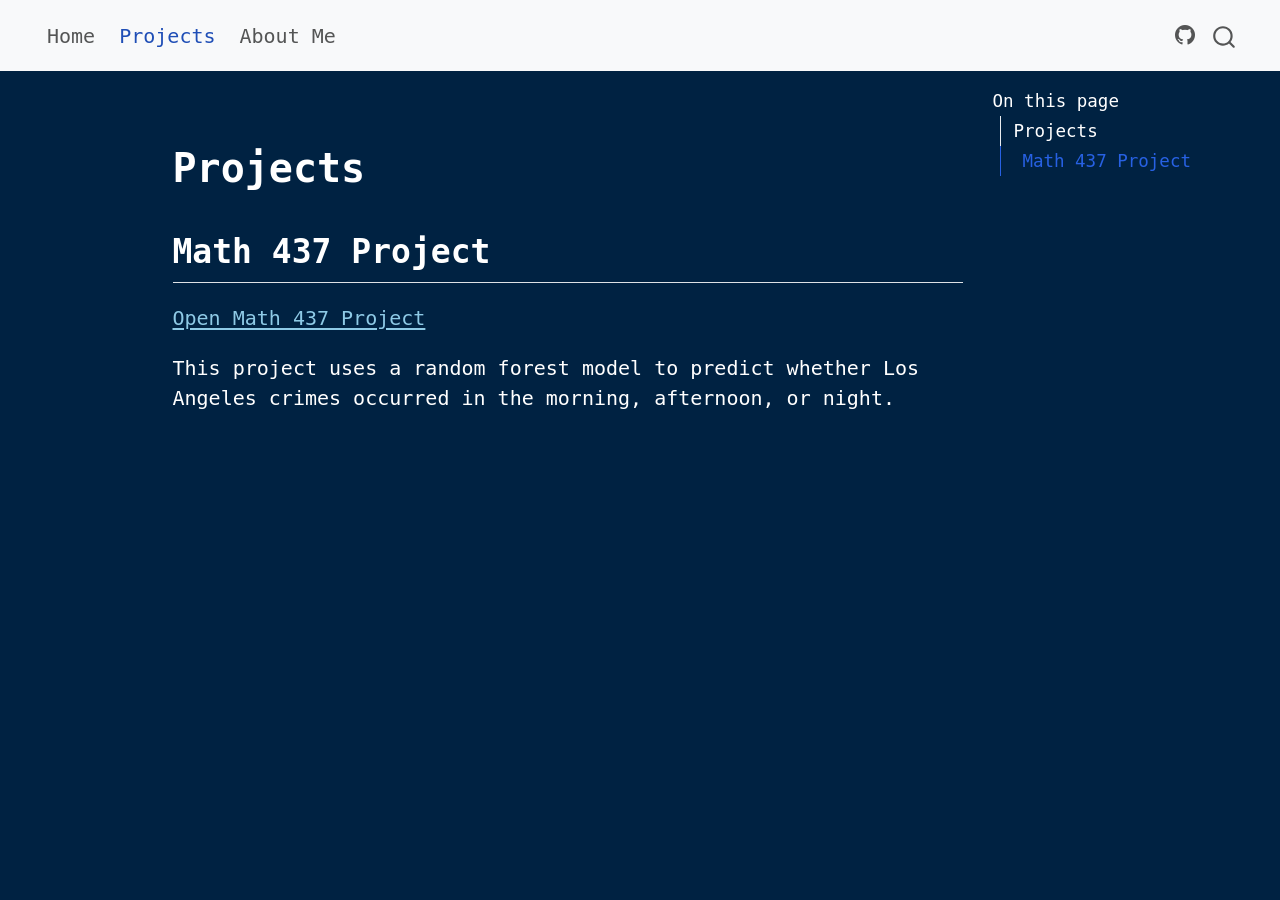
<file: docs/projects.html>
<!DOCTYPE html>
<html xmlns="http://www.w3.org/1999/xhtml" lang="en" xml:lang="en"><head>

<meta charset="utf-8">
<meta name="generator" content="quarto-1.8.27">

<meta name="viewport" content="width=device-width, initial-scale=1.0, user-scalable=yes">


<title>projects</title>
<style>
code{white-space: pre-wrap;}
span.smallcaps{font-variant: small-caps;}
div.columns{display: flex; gap: min(4vw, 1.5em);}
div.column{flex: auto; overflow-x: auto;}
div.hanging-indent{margin-left: 1.5em; text-indent: -1.5em;}
ul.task-list{list-style: none;}
ul.task-list li input[type="checkbox"] {
  width: 0.8em;
  margin: 0 0.8em 0.2em -1em; /* quarto-specific, see https://github.com/quarto-dev/quarto-cli/issues/4556 */ 
  vertical-align: middle;
}
</style>


<script src="site_libs/quarto-nav/quarto-nav.js"></script>
<script src="site_libs/quarto-nav/headroom.min.js"></script>
<script src="site_libs/clipboard/clipboard.min.js"></script>
<script src="site_libs/quarto-search/autocomplete.umd.js"></script>
<script src="site_libs/quarto-search/fuse.min.js"></script>
<script src="site_libs/quarto-search/quarto-search.js"></script>
<meta name="quarto:offset" content="./">
<script src="site_libs/quarto-html/quarto.js" type="module"></script>
<script src="site_libs/quarto-html/tabsets/tabsets.js" type="module"></script>
<script src="site_libs/quarto-html/axe/axe-check.js" type="module"></script>
<script src="site_libs/quarto-html/popper.min.js"></script>
<script src="site_libs/quarto-html/tippy.umd.min.js"></script>
<script src="site_libs/quarto-html/anchor.min.js"></script>
<link href="site_libs/quarto-html/tippy.css" rel="stylesheet">
<link href="site_libs/quarto-html/quarto-syntax-highlighting-dark-7fb59815a1c41eec7c034637f0c35ff0.css" rel="stylesheet" id="quarto-text-highlighting-styles">
<script src="site_libs/bootstrap/bootstrap.min.js"></script>
<link href="site_libs/bootstrap/bootstrap-icons.css" rel="stylesheet">
<link href="site_libs/bootstrap/bootstrap-a52683af737105b21a9fef567797ce07.min.css" rel="stylesheet" append-hash="true" id="quarto-bootstrap" data-mode="dark">
<script id="quarto-search-options" type="application/json">{
  "location": "navbar",
  "copy-button": false,
  "collapse-after": 3,
  "panel-placement": "end",
  "type": "overlay",
  "limit": 50,
  "keyboard-shortcut": [
    "f",
    "/",
    "s"
  ],
  "show-item-context": false,
  "language": {
    "search-no-results-text": "No results",
    "search-matching-documents-text": "matching documents",
    "search-copy-link-title": "Copy link to search",
    "search-hide-matches-text": "Hide additional matches",
    "search-more-match-text": "more match in this document",
    "search-more-matches-text": "more matches in this document",
    "search-clear-button-title": "Clear",
    "search-text-placeholder": "",
    "search-detached-cancel-button-title": "Cancel",
    "search-submit-button-title": "Submit",
    "search-label": "Search"
  }
}</script>


<link rel="stylesheet" href="styles.css">
</head>

<body class="nav-fixed quarto-light">

<div id="quarto-search-results"></div>
  <header id="quarto-header" class="headroom fixed-top">
    <nav class="navbar navbar-expand-lg " data-bs-theme="dark">
      <div class="navbar-container container-fluid">
            <div id="quarto-search" class="" title="Search"></div>
          <button class="navbar-toggler" type="button" data-bs-toggle="collapse" data-bs-target="#navbarCollapse" aria-controls="navbarCollapse" role="menu" aria-expanded="false" aria-label="Toggle navigation" onclick="if (window.quartoToggleHeadroom) { window.quartoToggleHeadroom(); }">
  <span class="navbar-toggler-icon"></span>
</button>
          <div class="collapse navbar-collapse" id="navbarCollapse">
            <ul class="navbar-nav navbar-nav-scroll me-auto">
  <li class="nav-item">
    <a class="nav-link" href="./index.html"> 
<span class="menu-text">Home</span></a>
  </li>  
  <li class="nav-item">
    <a class="nav-link active" href="./projects.html" aria-current="page"> 
<span class="menu-text">Projects</span></a>
  </li>  
  <li class="nav-item">
    <a class="nav-link" href="./about.html"> 
<span class="menu-text">About Me</span></a>
  </li>  
</ul>
          </div> <!-- /navcollapse -->
            <div class="quarto-navbar-tools">
    <a href="https://github.com/Juandmar-bit" title="" class="quarto-navigation-tool px-1" aria-label=""><i class="bi bi-github"></i></a>
</div>
      </div> <!-- /container-fluid -->
    </nav>
</header>
<!-- content -->
<div id="quarto-content" class="quarto-container page-columns page-rows-contents page-layout-article page-navbar">
<!-- sidebar -->
<!-- margin-sidebar -->
    <div id="quarto-margin-sidebar" class="sidebar margin-sidebar">
        <nav id="TOC" role="doc-toc" class="toc-active">
    <h2 id="toc-title">On this page</h2>
   
  <ul>
  <li><a href="#projects" id="toc-projects" class="nav-link active" data-scroll-target="#projects">Projects</a>
  <ul class="collapse">
  <li><a href="#math-437-project" id="toc-math-437-project" class="nav-link" data-scroll-target="#math-437-project">Math 437 Project</a></li>
  </ul></li>
  </ul>
</nav>
    </div>
<!-- main -->
<main class="content" id="quarto-document-content"><header id="title-block-header" class="quarto-title-block"></header>




<section id="projects" class="level1">
<h1>Projects</h1>
<section id="math-437-project" class="level2">
<h2 class="anchored" data-anchor-id="math-437-project">Math 437 Project</h2>
<p><a href="./math437.html">Open Math 437 Project</a></p>
<p>This project uses a random forest model to predict whether Los Angeles crimes occurred in the morning, afternoon, or night.</p>


</section>
</section>

</main> <!-- /main -->
<script id="quarto-html-after-body" type="application/javascript">
  window.document.addEventListener("DOMContentLoaded", function (event) {
    const icon = "";
    const anchorJS = new window.AnchorJS();
    anchorJS.options = {
      placement: 'right',
      icon: icon
    };
    anchorJS.add('.anchored');
    const isCodeAnnotation = (el) => {
      for (const clz of el.classList) {
        if (clz.startsWith('code-annotation-')) {                     
          return true;
        }
      }
      return false;
    }
    const onCopySuccess = function(e) {
      // button target
      const button = e.trigger;
      // don't keep focus
      button.blur();
      // flash "checked"
      button.classList.add('code-copy-button-checked');
      var currentTitle = button.getAttribute("title");
      button.setAttribute("title", "Copied!");
      let tooltip;
      if (window.bootstrap) {
        button.setAttribute("data-bs-toggle", "tooltip");
        button.setAttribute("data-bs-placement", "left");
        button.setAttribute("data-bs-title", "Copied!");
        tooltip = new bootstrap.Tooltip(button, 
          { trigger: "manual", 
            customClass: "code-copy-button-tooltip",
            offset: [0, -8]});
        tooltip.show();    
      }
      setTimeout(function() {
        if (tooltip) {
          tooltip.hide();
          button.removeAttribute("data-bs-title");
          button.removeAttribute("data-bs-toggle");
          button.removeAttribute("data-bs-placement");
        }
        button.setAttribute("title", currentTitle);
        button.classList.remove('code-copy-button-checked');
      }, 1000);
      // clear code selection
      e.clearSelection();
    }
    const getTextToCopy = function(trigger) {
      const outerScaffold = trigger.parentElement.cloneNode(true);
      const codeEl = outerScaffold.querySelector('code');
      for (const childEl of codeEl.children) {
        if (isCodeAnnotation(childEl)) {
          childEl.remove();
        }
      }
      return codeEl.innerText;
    }
    const clipboard = new window.ClipboardJS('.code-copy-button:not([data-in-quarto-modal])', {
      text: getTextToCopy
    });
    clipboard.on('success', onCopySuccess);
    if (window.document.getElementById('quarto-embedded-source-code-modal')) {
      const clipboardModal = new window.ClipboardJS('.code-copy-button[data-in-quarto-modal]', {
        text: getTextToCopy,
        container: window.document.getElementById('quarto-embedded-source-code-modal')
      });
      clipboardModal.on('success', onCopySuccess);
    }
      var localhostRegex = new RegExp(/^(?:http|https):\/\/localhost\:?[0-9]*\//);
      var mailtoRegex = new RegExp(/^mailto:/);
        var filterRegex = new RegExp('/' + window.location.host + '/');
      var isInternal = (href) => {
          return filterRegex.test(href) || localhostRegex.test(href) || mailtoRegex.test(href);
      }
      // Inspect non-navigation links and adorn them if external
     var links = window.document.querySelectorAll('a[href]:not(.nav-link):not(.navbar-brand):not(.toc-action):not(.sidebar-link):not(.sidebar-item-toggle):not(.pagination-link):not(.no-external):not([aria-hidden]):not(.dropdown-item):not(.quarto-navigation-tool):not(.about-link)');
      for (var i=0; i<links.length; i++) {
        const link = links[i];
        if (!isInternal(link.href)) {
          // undo the damage that might have been done by quarto-nav.js in the case of
          // links that we want to consider external
          if (link.dataset.originalHref !== undefined) {
            link.href = link.dataset.originalHref;
          }
        }
      }
    function tippyHover(el, contentFn, onTriggerFn, onUntriggerFn) {
      const config = {
        allowHTML: true,
        maxWidth: 500,
        delay: 100,
        arrow: false,
        appendTo: function(el) {
            return el.parentElement;
        },
        interactive: true,
        interactiveBorder: 10,
        theme: 'quarto',
        placement: 'bottom-start',
      };
      if (contentFn) {
        config.content = contentFn;
      }
      if (onTriggerFn) {
        config.onTrigger = onTriggerFn;
      }
      if (onUntriggerFn) {
        config.onUntrigger = onUntriggerFn;
      }
      window.tippy(el, config); 
    }
    const noterefs = window.document.querySelectorAll('a[role="doc-noteref"]');
    for (var i=0; i<noterefs.length; i++) {
      const ref = noterefs[i];
      tippyHover(ref, function() {
        // use id or data attribute instead here
        let href = ref.getAttribute('data-footnote-href') || ref.getAttribute('href');
        try { href = new URL(href).hash; } catch {}
        const id = href.replace(/^#\/?/, "");
        const note = window.document.getElementById(id);
        if (note) {
          return note.innerHTML;
        } else {
          return "";
        }
      });
    }
    const xrefs = window.document.querySelectorAll('a.quarto-xref');
    const processXRef = (id, note) => {
      // Strip column container classes
      const stripColumnClz = (el) => {
        el.classList.remove("page-full", "page-columns");
        if (el.children) {
          for (const child of el.children) {
            stripColumnClz(child);
          }
        }
      }
      stripColumnClz(note)
      if (id === null || id.startsWith('sec-')) {
        // Special case sections, only their first couple elements
        const container = document.createElement("div");
        if (note.children && note.children.length > 2) {
          container.appendChild(note.children[0].cloneNode(true));
          for (let i = 1; i < note.children.length; i++) {
            const child = note.children[i];
            if (child.tagName === "P" && child.innerText === "") {
              continue;
            } else {
              container.appendChild(child.cloneNode(true));
              break;
            }
          }
          if (window.Quarto?.typesetMath) {
            window.Quarto.typesetMath(container);
          }
          return container.innerHTML
        } else {
          if (window.Quarto?.typesetMath) {
            window.Quarto.typesetMath(note);
          }
          return note.innerHTML;
        }
      } else {
        // Remove any anchor links if they are present
        const anchorLink = note.querySelector('a.anchorjs-link');
        if (anchorLink) {
          anchorLink.remove();
        }
        if (window.Quarto?.typesetMath) {
          window.Quarto.typesetMath(note);
        }
        if (note.classList.contains("callout")) {
          return note.outerHTML;
        } else {
          return note.innerHTML;
        }
      }
    }
    for (var i=0; i<xrefs.length; i++) {
      const xref = xrefs[i];
      tippyHover(xref, undefined, function(instance) {
        instance.disable();
        let url = xref.getAttribute('href');
        let hash = undefined; 
        if (url.startsWith('#')) {
          hash = url;
        } else {
          try { hash = new URL(url).hash; } catch {}
        }
        if (hash) {
          const id = hash.replace(/^#\/?/, "");
          const note = window.document.getElementById(id);
          if (note !== null) {
            try {
              const html = processXRef(id, note.cloneNode(true));
              instance.setContent(html);
            } finally {
              instance.enable();
              instance.show();
            }
          } else {
            // See if we can fetch this
            fetch(url.split('#')[0])
            .then(res => res.text())
            .then(html => {
              const parser = new DOMParser();
              const htmlDoc = parser.parseFromString(html, "text/html");
              const note = htmlDoc.getElementById(id);
              if (note !== null) {
                const html = processXRef(id, note);
                instance.setContent(html);
              } 
            }).finally(() => {
              instance.enable();
              instance.show();
            });
          }
        } else {
          // See if we can fetch a full url (with no hash to target)
          // This is a special case and we should probably do some content thinning / targeting
          fetch(url)
          .then(res => res.text())
          .then(html => {
            const parser = new DOMParser();
            const htmlDoc = parser.parseFromString(html, "text/html");
            const note = htmlDoc.querySelector('main.content');
            if (note !== null) {
              // This should only happen for chapter cross references
              // (since there is no id in the URL)
              // remove the first header
              if (note.children.length > 0 && note.children[0].tagName === "HEADER") {
                note.children[0].remove();
              }
              const html = processXRef(null, note);
              instance.setContent(html);
            } 
          }).finally(() => {
            instance.enable();
            instance.show();
          });
        }
      }, function(instance) {
      });
    }
        let selectedAnnoteEl;
        const selectorForAnnotation = ( cell, annotation) => {
          let cellAttr = 'data-code-cell="' + cell + '"';
          let lineAttr = 'data-code-annotation="' +  annotation + '"';
          const selector = 'span[' + cellAttr + '][' + lineAttr + ']';
          return selector;
        }
        const selectCodeLines = (annoteEl) => {
          const doc = window.document;
          const targetCell = annoteEl.getAttribute("data-target-cell");
          const targetAnnotation = annoteEl.getAttribute("data-target-annotation");
          const annoteSpan = window.document.querySelector(selectorForAnnotation(targetCell, targetAnnotation));
          const lines = annoteSpan.getAttribute("data-code-lines").split(",");
          const lineIds = lines.map((line) => {
            return targetCell + "-" + line;
          })
          let top = null;
          let height = null;
          let parent = null;
          if (lineIds.length > 0) {
              //compute the position of the single el (top and bottom and make a div)
              const el = window.document.getElementById(lineIds[0]);
              top = el.offsetTop;
              height = el.offsetHeight;
              parent = el.parentElement.parentElement;
            if (lineIds.length > 1) {
              const lastEl = window.document.getElementById(lineIds[lineIds.length - 1]);
              const bottom = lastEl.offsetTop + lastEl.offsetHeight;
              height = bottom - top;
            }
            if (top !== null && height !== null && parent !== null) {
              // cook up a div (if necessary) and position it 
              let div = window.document.getElementById("code-annotation-line-highlight");
              if (div === null) {
                div = window.document.createElement("div");
                div.setAttribute("id", "code-annotation-line-highlight");
                div.style.position = 'absolute';
                parent.appendChild(div);
              }
              div.style.top = top - 2 + "px";
              div.style.height = height + 4 + "px";
              div.style.left = 0;
              let gutterDiv = window.document.getElementById("code-annotation-line-highlight-gutter");
              if (gutterDiv === null) {
                gutterDiv = window.document.createElement("div");
                gutterDiv.setAttribute("id", "code-annotation-line-highlight-gutter");
                gutterDiv.style.position = 'absolute';
                const codeCell = window.document.getElementById(targetCell);
                const gutter = codeCell.querySelector('.code-annotation-gutter');
                gutter.appendChild(gutterDiv);
              }
              gutterDiv.style.top = top - 2 + "px";
              gutterDiv.style.height = height + 4 + "px";
            }
            selectedAnnoteEl = annoteEl;
          }
        };
        const unselectCodeLines = () => {
          const elementsIds = ["code-annotation-line-highlight", "code-annotation-line-highlight-gutter"];
          elementsIds.forEach((elId) => {
            const div = window.document.getElementById(elId);
            if (div) {
              div.remove();
            }
          });
          selectedAnnoteEl = undefined;
        };
          // Handle positioning of the toggle
      window.addEventListener(
        "resize",
        throttle(() => {
          elRect = undefined;
          if (selectedAnnoteEl) {
            selectCodeLines(selectedAnnoteEl);
          }
        }, 10)
      );
      function throttle(fn, ms) {
      let throttle = false;
      let timer;
        return (...args) => {
          if(!throttle) { // first call gets through
              fn.apply(this, args);
              throttle = true;
          } else { // all the others get throttled
              if(timer) clearTimeout(timer); // cancel #2
              timer = setTimeout(() => {
                fn.apply(this, args);
                timer = throttle = false;
              }, ms);
          }
        };
      }
        // Attach click handler to the DT
        const annoteDls = window.document.querySelectorAll('dt[data-target-cell]');
        for (const annoteDlNode of annoteDls) {
          annoteDlNode.addEventListener('click', (event) => {
            const clickedEl = event.target;
            if (clickedEl !== selectedAnnoteEl) {
              unselectCodeLines();
              const activeEl = window.document.querySelector('dt[data-target-cell].code-annotation-active');
              if (activeEl) {
                activeEl.classList.remove('code-annotation-active');
              }
              selectCodeLines(clickedEl);
              clickedEl.classList.add('code-annotation-active');
            } else {
              // Unselect the line
              unselectCodeLines();
              clickedEl.classList.remove('code-annotation-active');
            }
          });
        }
    const findCites = (el) => {
      const parentEl = el.parentElement;
      if (parentEl) {
        const cites = parentEl.dataset.cites;
        if (cites) {
          return {
            el,
            cites: cites.split(' ')
          };
        } else {
          return findCites(el.parentElement)
        }
      } else {
        return undefined;
      }
    };
    var bibliorefs = window.document.querySelectorAll('a[role="doc-biblioref"]');
    for (var i=0; i<bibliorefs.length; i++) {
      const ref = bibliorefs[i];
      const citeInfo = findCites(ref);
      if (citeInfo) {
        tippyHover(citeInfo.el, function() {
          var popup = window.document.createElement('div');
          citeInfo.cites.forEach(function(cite) {
            var citeDiv = window.document.createElement('div');
            citeDiv.classList.add('hanging-indent');
            citeDiv.classList.add('csl-entry');
            var biblioDiv = window.document.getElementById('ref-' + cite);
            if (biblioDiv) {
              citeDiv.innerHTML = biblioDiv.innerHTML;
            }
            popup.appendChild(citeDiv);
          });
          return popup.innerHTML;
        });
      }
    }
  });
  </script>
</div> <!-- /content -->




</body></html>
</file>
<file: docs/site_libs/quarto-html/tippy.css>
.tippy-box[data-animation=fade][data-state=hidden]{opacity:0}[data-tippy-root]{max-width:calc(100vw - 10px)}.tippy-box{position:relative;background-color:#333;color:#fff;border-radius:4px;font-size:14px;line-height:1.4;white-space:normal;outline:0;transition-property:transform,visibility,opacity}.tippy-box[data-placement^=top]>.tippy-arrow{bottom:0}.tippy-box[data-placement^=top]>.tippy-arrow:before{bottom:-7px;left:0;border-width:8px 8px 0;border-top-color:initial;transform-origin:center top}.tippy-box[data-placement^=bottom]>.tippy-arrow{top:0}.tippy-box[data-placement^=bottom]>.tippy-arrow:before{top:-7px;left:0;border-width:0 8px 8px;border-bottom-color:initial;transform-origin:center bottom}.tippy-box[data-placement^=left]>.tippy-arrow{right:0}.tippy-box[data-placement^=left]>.tippy-arrow:before{border-width:8px 0 8px 8px;border-left-color:initial;right:-7px;transform-origin:center left}.tippy-box[data-placement^=right]>.tippy-arrow{left:0}.tippy-box[data-placement^=right]>.tippy-arrow:before{left:-7px;border-width:8px 8px 8px 0;border-right-color:initial;transform-origin:center right}.tippy-box[data-inertia][data-state=visible]{transition-timing-function:cubic-bezier(.54,1.5,.38,1.11)}.tippy-arrow{width:16px;height:16px;color:#333}.tippy-arrow:before{content:"";position:absolute;border-color:transparent;border-style:solid}.tippy-content{position:relative;padding:5px 9px;z-index:1}
</file>
<file: docs/site_libs/quarto-html/quarto-syntax-highlighting-dark-7fb59815a1c41eec7c034637f0c35ff0.css>
/* quarto syntax highlight colors */
:root {
  --quarto-hl-al-color: #95da4c;
  --quarto-hl-an-color: #98c379;
  --quarto-hl-at-color: #c678dd;
  --quarto-hl-bn-color: #d19a66;
  --quarto-hl-bu-color: #c678dd;
  --quarto-hl-ch-color: #98c379;
  --quarto-hl-co-color: #5c6370;
  --quarto-hl-cv-color: #e06c75;
  --quarto-hl-cn-color: #d19a66;
  --quarto-hl-cf-color: #c678dd;
  --quarto-hl-dt-color: #c678dd;
  --quarto-hl-dv-color: #d19a66;
  --quarto-hl-do-color: #a43340;
  --quarto-hl-er-color: #f44747;
  --quarto-hl-ex-color: #61afef;
  --quarto-hl-fl-color: #d19a66;
  --quarto-hl-fu-color: #61afef;
  --quarto-hl-im-color: #98c379;
  --quarto-hl-in-color: #c45b00;
  --quarto-hl-kw-color: #c678dd;
  --quarto-hl-op-color: #c678dd;
  --quarto-hl-pp-color: #c678dd;
  --quarto-hl-re-color: #2980b9;
  --quarto-hl-sc-color: #56b6c2;
  --quarto-hl-ss-color: #da4453;
  --quarto-hl-st-color: #98c379;
  --quarto-hl-va-color: #e06c75;
  --quarto-hl-vs-color: #da4453;
  --quarto-hl-wa-color: #da4453;
}

/* other quarto variables */
:root {
  --quarto-font-monospace: SFMono-Regular, Menlo, Monaco, Consolas, "Liberation Mono", "Courier New", monospace;
}

/* syntax highlight based on Pandoc's rules */
pre > code.sourceCode > span {
  color: #abb2bf;
}

code.sourceCode > span {
  color: #abb2bf;
}

div.sourceCode,
div.sourceCode pre.sourceCode {
  color: #abb2bf;
}

/* Normal */
code span {
  color: #abb2bf;
}

/* Alert */
code span.al {
  background-color: #4d1f24;
  font-weight: bold;
  color: #95da4c;
}

/* Annotation */
code span.an {
  color: #98c379;
}

/* Attribute */
code span.at {
  color: #c678dd;
}

/* BaseN */
code span.bn {
  color: #d19a66;
}

/* BuiltIn */
code span.bu {
  color: #c678dd;
}

/* ControlFlow */
code span.cf {
  color: #c678dd;
}

/* Char */
code span.ch {
  color: #98c379;
}

/* Constant */
code span.cn {
  color: #d19a66;
}

/* Comment */
code span.co {
  font-style: italic;
  color: #5c6370;
}

/* CommentVar */
code span.cv {
  font-style: italic;
  color: #e06c75;
}

/* Documentation */
code span.do {
  color: #a43340;
}

/* DataType */
code span.dt {
  color: #c678dd;
}

/* DecVal */
code span.dv {
  color: #d19a66;
}

/* Error */
code span.er {
  color: #f44747;
  text-decoration: underline;
}

/* Extension */
code span.ex {
  font-weight: bold;
  color: #61afef;
}

/* Float */
code span.fl {
  color: #d19a66;
}

/* Function */
code span.fu {
  color: #61afef;
}

/* Import */
code span.im {
  color: #98c379;
}

/* Information */
code span.in {
  color: #c45b00;
}

/* Keyword */
code span.kw {
  color: #c678dd;
}

/* Operator */
code span.op {
  color: #c678dd;
}

/* Preprocessor */
code span.pp {
  color: #c678dd;
}

/* RegionMarker */
code span.re {
  background-color: #153042;
  color: #2980b9;
}

/* SpecialChar */
code span.sc {
  color: #56b6c2;
}

/* SpecialString */
code span.ss {
  color: #da4453;
}

/* String */
code span.st {
  color: #98c379;
}

/* Variable */
code span.va {
  color: #e06c75;
}

/* VerbatimString */
code span.vs {
  color: #da4453;
}

/* Warning */
code span.wa {
  color: #da4453;
}

.prevent-inlining {
  content: "</";
}

/*# sourceMappingURL=b28fd02f3a35fc81c18957692d7b98cd.css.map */
</file>
<file: docs/styles.css>
/* css styles */


/* Home section */
/*  quick summary */
.summary {
  text-align: center;
  max-width: 700px;
  margin: 2rem auto;
  font-size: 20px;
  line-height: 1.8;
  color: #ffffff;
}

.summary-link {
  display: inline-block;
  margin-top: 1rem;
  font-size: 18px;
  color: #0C447C;
  text-decoration: none;
  font-weight: 600;
}

.summary-link:hover {
  text-decoration: underline;
}
/* skills */
.skills-highlight {
  display: flex;
  flex-direction: column;
  align-items: center;
  gap: 1.5rem;
  margin: 2rem auto;
  max-width: 700px;
}

.skills-group {
  text-align: center;
}

.skills-group-title {
  font-size: 13px;
  font-weight: 600;
  text-transform: uppercase;
  letter-spacing: 0.06em;
  color: #888;
  margin: 0 0 10px;
}

.pills {
  display: flex;
  flex-wrap: wrap;
  justify-content: center;
  gap: 8px;
}

.pill-home {
  font-size: 13px;
  font-weight: 500;
  padding: 5px 14px;
  border-radius: 999px;
}

.pill-home.lang  { background: #E6F1FB; color: #0C447C; }
.pill-home.tools { background: #E1F5EE; color: #085041; }



/* about section*/
.grid-skills {
  display: grid;
  grid-template-columns: repeat(3, minmax(0, 1fr));
  gap: 12px;
  margin: 1rem 0;
}

.skill-card {
  border-radius: 10px;
  overflow: hidden;
  border: 1px solid #e0e0e0;
}

.skill-card-header {
  padding: 10px 14px;
  font-size: 14px;
  font-weight: 600;
}

.header-lang  { background-color: #E6F1FB !important; color: #0C447C !important; }
.header-tools { background-color: #E1F5EE !important; color: #085041 !important; }
.header-soft  { background-color: #EEEDFE !important; color: #3C3489 !important; }

.skill-card-body {
  padding: 10px 14px;
}

.skill-card-body ul {
  list-style: none;
  margin: 0;
  padding: 0;
}

.skill-card-body li {
  font-size: 13px;
  margin: 5px 0;
}

.skill-card-body li::before {
  content: "— ";
  color: #aaa;
}

pre.sourceCode {
  background-color: #1b1f23 !important;
  border-radius: 12px;
  padding: 1em;
}

code.sourceCode {
  color: #f8f8f2;
}

.cell-output,
.cell-output pre,
.cell-output-stdout,
.cell-output-stdout pre {
  color: white !important;
  background-color: #002242 !important;
}

pre {
  color: white !important;
}
</file>
